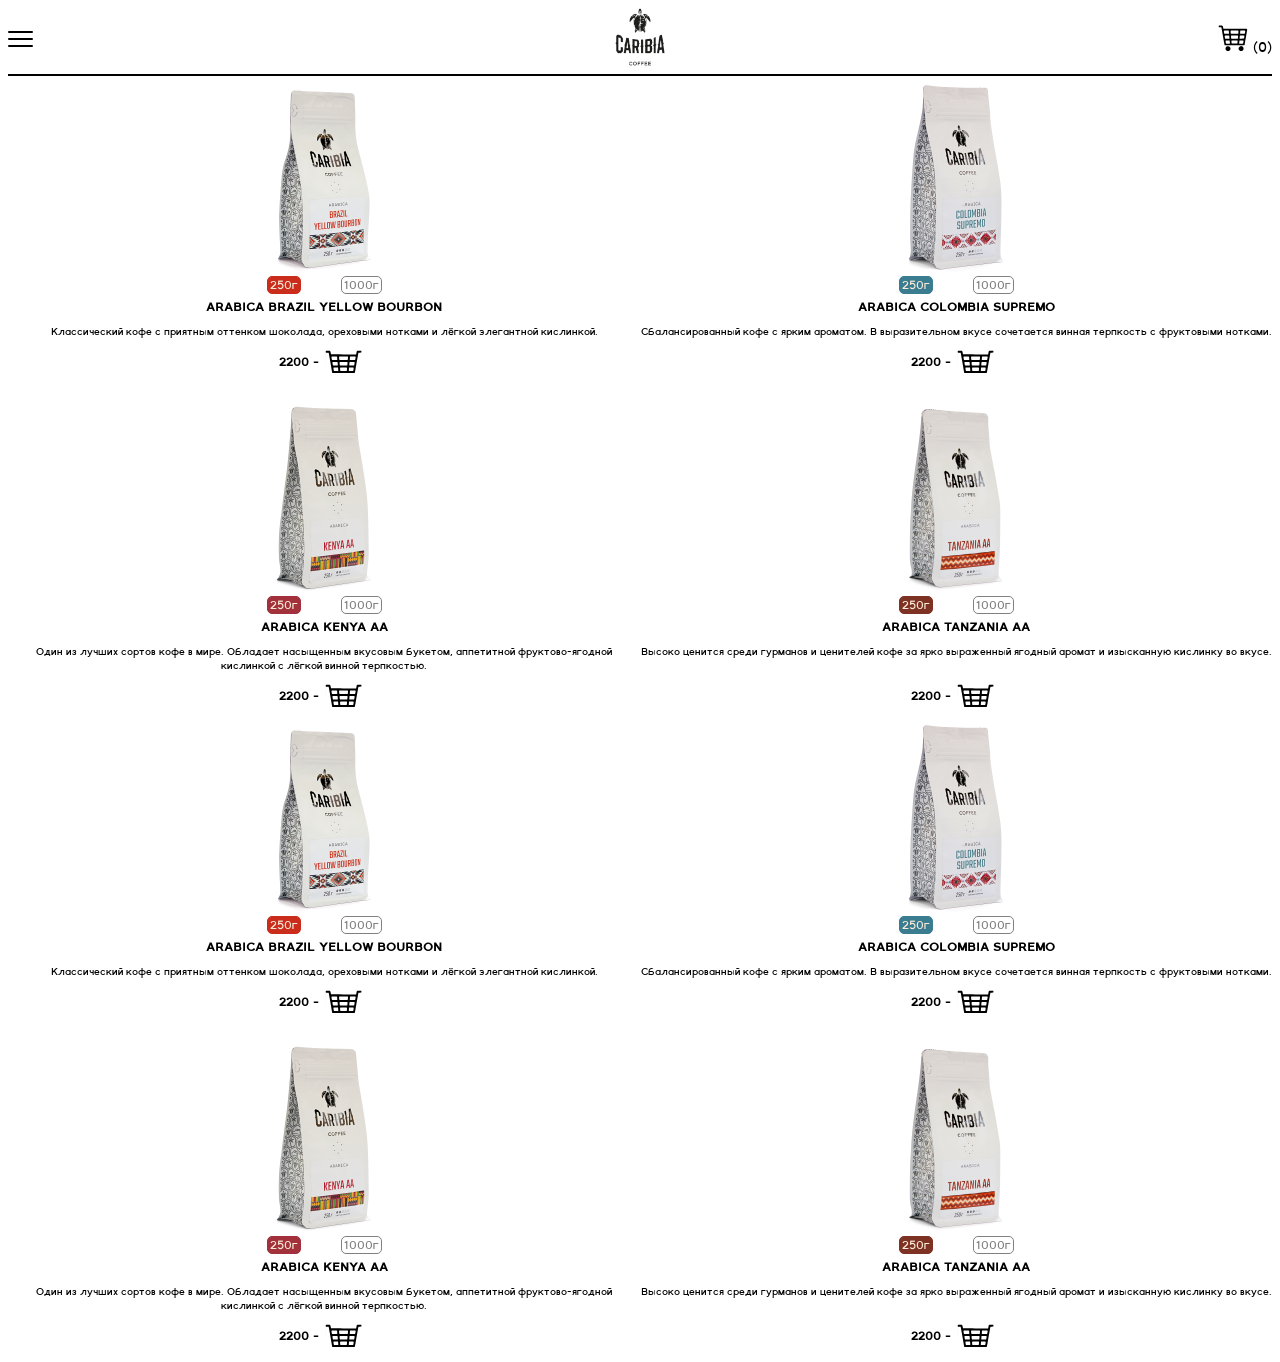
<file: index.html>
<!DOCTYPE html>
<html lang="en">
<head>
    <meta name="viewport" content="width=device-width, initial-scale=1">
    <meta http-equiv="Content-Type" content="text/html; charset=utf-8">

    <meta name="description" content="!!!!!!!!!!!!!!!!!!!!!!!!!!!!!!!!">
    <meta name="Keywords" content="!!!!!!!!!!!!!!!!!!!!!!!!!!!!!!!!!!!">

    <title>Iphone Caribia</title>
    <link rel="stylesheet" href="iphone.css">
    <link rel="stylesheet" href="hamburger.css">
</head>

<header class="header">
    <div class="header-mobile">
        <nav class="navigation" role="navigation">
            <div class="hmmm" id="menuToggle">
                    <label for="userbox"></label>
                    <input id="userbox" type="checkbox"/>
                <span></span>
                <span></span>
                <span></span>
                <ul id="menu">
                    <li>
                        <a href="#">О нас</a>
                    </li>
                    <li>
                        <a href="#">Серии</a>
                    </li>
                    <li>
                        <a href="#">Что-то еще</a>
                    </li>
                    <li>
                        <a href="#">Что-то еще</a>
                    </li>
                </ul>
            </div>
        </nav>


        <div class="logo">
            <div class="logo-container">
                <a href="index.html">
                    <img class="logo-photo" src="logo_text.png" alt="CARIBIA COFFEE">
                </a>
            </div>
        </div>

        <div class="header-container">
            <ul class="ul">
                <li><a>
                    <svg class="cart_wheels" xmlns="http://www.w3.org/2000/svg"
                         width="818.000000pt" height="730.000000pt" viewBox="0 0 818.000000 730.000000"
                         preserveAspectRatio="xMidYMid meet">

                        <g transform="translate(0.000000,730.000000) scale(0.100000,-0.100000)"
                           fill="#000000" stroke="none">
                            <path d="M5 3655 c0 -1991 1 -2804 2 -1807 2 998 2 2627 0 3620 -1 994 -2 178
-2 -1813z"/>
                            <path d="M264 7130 c-12 -4 -31 -21 -43 -36 -19 -25 -21 -38 -21 -183 0 -137
2 -160 20 -188 11 -18 30 -35 42 -38 13 -3 151 -6 308 -7 366 -4 349 6 389
-223 11 -66 149 -847 305 -1735 157 -888 294 -1667 305 -1730 152 -876 203
-1147 224 -1177 47 -69 -193 -63 2718 -63 2614 0 2630 0 2669 20 22 11 47 34
55 50 9 17 35 142 60 278 477 2692 676 3843 673 3893 -7 100 -70 189 -162 231
l-51 23 -3128 5 -3129 5 -17 21 c-10 12 -23 55 -30 95 -67 385 -105 578 -118
603 -43 84 -112 136 -201 155 -63 13 -836 14 -868 1z m2623 -1380 c18 -10 39
-32 47 -47 9 -19 25 -149 46 -381 37 -399 37 -391 -40 -412 -27 -7 -221 -10
-598 -8 -510 3 -560 4 -589 21 -18 9 -39 30 -48 47 -17 32 -115 573 -115 634
0 57 40 119 92 145 42 21 53 21 608 21 543 0 566 -1 597 -20z m2609 1 c100
-45 107 -96 71 -487 -27 -283 -34 -311 -90 -341 -30 -17 -92 -18 -967 -18
-875 0 -937 1 -967 18 -18 9 -40 31 -49 48 -18 36 -67 537 -62 634 4 74 33
119 92 146 39 18 86 19 986 19 900 0 947 -1 986 -19z m1841 0 c51 -24 93 -89
93 -147 0 -61 -98 -602 -115 -634 -9 -17 -30 -38 -48 -47 -29 -17 -79 -18
-593 -21 -608 -3 -627 -2 -651 49 -11 22 -8 86 17 370 20 224 35 355 45 377 8
17 29 41 47 52 32 19 51 20 598 20 532 0 567 -2 607 -19z m-4379 -1320 c50
-10 99 -51 106 -90 6 -34 11 -78 41 -416 27 -302 26 -322 -21 -344 -18 -8
-181 -11 -548 -11 l-523 0 -34 23 c-20 14 -39 37 -46 58 -6 20 -34 166 -62
325 -43 244 -49 295 -40 329 17 66 67 112 137 126 52 10 938 10 990 0z m2365
0 c55 -9 92 -33 125 -81 17 -26 22 -47 22 -99 -1 -102 -46 -586 -58 -607 -6
-10 -22 -30 -37 -44 l-27 -25 -838 0 -838 0 -27 25 c-15 14 -31 33 -36 43 -12
20 -59 511 -59 608 0 52 5 73 23 99 31 47 70 72 119 81 60 9 1572 9 1631 0z
m1774 -14 c48 -26 80 -65 92 -113 9 -34 6 -68 -13 -181 -90 -519 -85 -501
-138 -533 -32 -19 -49 -20 -561 -20 l-529 0 -29 30 c-28 28 -30 34 -25 82 4
29 17 181 31 338 14 157 27 299 30 316 7 40 55 85 102 95 21 4 256 7 523 6
442 -2 488 -4 517 -20z m-3978 -1335 c61 -31 66 -53 100 -440 23 -254 29 -357
21 -372 -27 -51 -21 -50 -513 -50 -501 0 -510 1 -544 58 -26 42 -128 635 -119
685 9 47 64 110 108 124 21 7 197 11 473 12 400 1 443 -1 474 -17z m2137 -1
c42 -19 75 -57 89 -100 11 -37 7 -114 -20 -408 -26 -285 -29 -298 -88 -334
-31 -19 -52 -19 -739 -17 l-706 3 -27 25 c-15 14 -31 33 -36 42 -11 20 -59
533 -59 623 0 80 29 132 90 163 l44 22 706 0 c666 0 707 -1 746 -19z m1584 9
c41 -11 94 -61 109 -103 17 -45 13 -85 -42 -393 -34 -190 -59 -300 -71 -318
-36 -55 -45 -56 -546 -56 l-462 0 -29 30 c-29 28 -30 32 -24 97 65 732 60 703
127 736 29 15 85 17 468 17 255 0 450 -4 470 -10z"/>
                            <path d="M2585 1524 c-142 -30 -300 -128 -390 -242 -98 -123 -146 -266 -146
-431 1 -115 18 -189 70 -296 81 -165 219 -284 401 -347 88 -31 314 -33 400 -5
198 66 333 182 420 362 66 137 84 276 54 423 -20 96 -46 159 -100 243 -152
233 -437 350 -709 293z"/>
                            <path d="M6160 1525 c-256 -55 -458 -244 -526 -495 -22 -80 -24 -253 -5 -330
58 -233 227 -412 466 -496 74 -25 271 -31 355 -10 139 35 272 118 369 231 53
62 126 211 141 290 18 89 14 228 -9 317 -89 345 -444 566 -791 493z"/>
                        </g>
                    </svg>
                    <span>(0)</span>
                </a></li>
            </ul>
        </div>
    </div>

</header>
<body>
<div class="product-grid">

    <div class="product">
        <div class="product-image-wrapper">
            <div class="product-image">
                <img class="product-images" src="images/250/250_Brazil_Left.jpg" alt="Brazil Yellow Bourbon">
            </div>
        </div>
        <div class="weights">
            <div class="brazil_color_picked">
                <label>
                    <input type="radio" id="250_1" name="250"><span>250г</span>
                </label>
            </div>
            <div class="color_default">
                <label>
                    <input type="radio" id="1000_1" name="1000">1000г
                </label>
            </div>
        </div>
        <div class="product-info">
            <h2 class="product-title">ARABICA BRAZIL YELLOW BOURBON</h2>
            <p>Классический кофе с приятным оттенком шоколада, ореховыми нотками и лёгкой элегантной кислинкой.
            </p>
        </div>
        <div class="product-price">
            <div class="price">
                <h1>2200 -</h1>
            </div>
            <div class="add-cart">
                <button class="button-cart" type="button">
                    <svg class="cart" xmlns="http://www.w3.org/2000/svg"
                         width="900.000000pt" height="580.000000pt" viewBox="0 0 900.000000 580.000000"
                         preserveAspectRatio="xMidYMid meet">

                        <g transform="translate(0.000000,580.000000) scale(0.100000,-0.100000)"
                           fill="#000000" stroke="none">
                            <path d="M5 2920 c0 -1570 1 -2213 2 -1427 2 785 2 2069 0 2855 -1 785 -2 142
-2 -1428z"/>
                            <path d="M206 5580 c-26 -31 -26 -33 -26 -195 0 -161 0 -164 25 -194 l26 -30
297 -3 c323 -3 330 -4 367 -61 9 -14 118 -609 276 -1503 587 -3332 576 -3271
598 -3303 47 -66 -173 -61 2724 -61 2476 0 2624 1 2656 18 19 9 43 29 54 44
24 32 11 -33 203 1053 85 484 184 1044 219 1245 124 698 386 2186 411 2329 27
156 40 192 81 218 24 16 60 18 318 21 205 2 297 6 314 15 41 20 51 64 51 212
0 146 -11 194 -49 215 -15 7 -154 10 -474 8 l-452 -3 -47 -27 c-58 -35 -104
-89 -123 -148 -8 -25 -37 -175 -65 -335 -54 -307 -62 -340 -91 -355 -11 -6
-1116 -10 -3016 -10 -2963 0 -2999 0 -3020 20 -25 22 -19 -3 -84 365 -28 160
-58 308 -68 330 -25 56 -65 101 -120 133 l-46 27 -456 3 -457 3 -26 -31z
m2648 -1345 c37 -18 62 -55 70 -105 10 -58 56 -589 56 -646 0 -66 -20 -90 -82
-99 -24 -3 -291 -5 -593 -3 -603 3 -580 1 -621 62 -18 28 -116 556 -116 631
-1 78 32 129 102 159 53 23 1136 23 1184 1z m2609 1 c44 -18 95 -78 103 -121
10 -54 -44 -622 -63 -662 -34 -72 29 -68 -1018 -68 -882 0 -943 1 -968 18 -56
36 -59 49 -89 376 -31 327 -30 350 14 406 12 15 40 36 62 46 39 18 88 19 984
19 769 0 949 -2 975 -14z m1843 -5 c70 -32 111 -105 100 -181 -21 -148 -101
-571 -113 -598 -33 -69 -12 -67 -665 -67 l-586 0 -26 24 c-33 31 -33 24 4 428
32 351 34 357 93 393 31 19 54 20 592 20 524 0 563 -2 601 -19z m-4327 -1335
c57 -30 61 -45 92 -380 37 -400 37 -418 2 -446 -26 -20 -31 -20 -564 -18
l-538 3 -29 28 c-36 35 -38 42 -98 383 -31 180 -45 283 -40 307 9 48 44 96 86
118 32 18 68 19 548 19 428 0 518 -2 541 -14z m2386 -9 c47 -26 85 -92 85
-148 0 -68 -50 -588 -59 -611 -5 -13 -21 -34 -36 -48 l-27 -25 -831 -3 c-821
-2 -832 -2 -865 18 -18 11 -39 35 -46 53 -21 50 -69 618 -57 665 10 36 54 87
96 110 14 8 268 11 860 12 l840 0 40 -23z m1709 9 c51 -21 89 -78 93 -139 5
-57 -86 -592 -108 -640 -7 -15 -27 -36 -44 -47 -31 -19 -52 -20 -564 -20
l-532 0 -24 25 c-15 14 -25 36 -25 53 0 16 13 178 30 361 32 353 36 371 89
404 23 15 82 16 539 17 416 0 519 -3 546 -14z m-3985 -1334 c69 -34 70 -38
102 -388 37 -409 37 -426 2 -454 -26 -20 -32 -21 -504 -18 l-477 3 -27 25
c-15 14 -31 32 -35 41 -13 24 -110 584 -110 635 0 78 47 142 119 164 14 5 222
9 461 9 395 1 438 -1 469 -17z m2116 7 c53 -15 111 -74 121 -123 10 -56 -43
-642 -62 -678 -8 -16 -29 -38 -47 -48 -31 -19 -55 -20 -727 -20 -656 0 -697 1
-730 18 -59 32 -65 57 -95 399 -27 311 -27 311 -7 355 23 52 48 75 99 94 50
17 1384 20 1448 3z m1610 0 c51 -14 100 -65 114 -117 10 -34 8 -64 -9 -164
-58 -343 -92 -511 -107 -535 -34 -52 -45 -53 -548 -53 l-466 0 -24 25 c-16 15
-25 36 -25 55 0 17 14 182 30 366 34 383 39 401 117 424 43 13 870 12 918 -1z"/>
                        </g>
                    </svg>
                </button>
            </div>
        </div>
    </div>

    <div class="product">
        <div class="product-image-wrapper">
            <div class="product-image">
                <img class="product-images" src="images/250/250_ColombiaSupremo_Left.jpg"
                     alt="Brazil Yellow Bourbon">
            </div>
        </div>
        <div class="weights">
            <div class="colombia_supremo_color_picked">
                <label>
                    <input type="radio" id="250_2" name="250"><span>250г</span>
                </label>
            </div>
            <div class="color_default">
                <label>
                    <input type="radio" id="1000_2" name="1000">1000г
                </label>
            </div>
        </div>
        <div class="product-info">
            <h2 class="product-title">ARABICA COLOMBIA SUPREMO</h2>
            <p>Сбалансированный кофе с ярким ароматом. В выразительном вкусе сочетается винная терпкость с фруктовыми
                нотками.
            </p>
        </div>
        <div class="product-price">
            <div class="price">
                <h1>2200 -</h1>
            </div>
            <div class="add-cart">
                <button class="button-cart" type="button">
                    <svg class="cart" xmlns="http://www.w3.org/2000/svg"
                         width="900.000000pt" height="580.000000pt" viewBox="0 0 900.000000 580.000000"
                         preserveAspectRatio="xMidYMid meet">

                        <g transform="translate(0.000000,580.000000) scale(0.100000,-0.100000)"
                           fill="#000000" stroke="none">
                            <path d="M5 2920 c0 -1570 1 -2213 2 -1427 2 785 2 2069 0 2855 -1 785 -2 142
-2 -1428z"/>
                            <path d="M206 5580 c-26 -31 -26 -33 -26 -195 0 -161 0 -164 25 -194 l26 -30
297 -3 c323 -3 330 -4 367 -61 9 -14 118 -609 276 -1503 587 -3332 576 -3271
598 -3303 47 -66 -173 -61 2724 -61 2476 0 2624 1 2656 18 19 9 43 29 54 44
24 32 11 -33 203 1053 85 484 184 1044 219 1245 124 698 386 2186 411 2329 27
156 40 192 81 218 24 16 60 18 318 21 205 2 297 6 314 15 41 20 51 64 51 212
0 146 -11 194 -49 215 -15 7 -154 10 -474 8 l-452 -3 -47 -27 c-58 -35 -104
-89 -123 -148 -8 -25 -37 -175 -65 -335 -54 -307 -62 -340 -91 -355 -11 -6
-1116 -10 -3016 -10 -2963 0 -2999 0 -3020 20 -25 22 -19 -3 -84 365 -28 160
-58 308 -68 330 -25 56 -65 101 -120 133 l-46 27 -456 3 -457 3 -26 -31z
m2648 -1345 c37 -18 62 -55 70 -105 10 -58 56 -589 56 -646 0 -66 -20 -90 -82
-99 -24 -3 -291 -5 -593 -3 -603 3 -580 1 -621 62 -18 28 -116 556 -116 631
-1 78 32 129 102 159 53 23 1136 23 1184 1z m2609 1 c44 -18 95 -78 103 -121
10 -54 -44 -622 -63 -662 -34 -72 29 -68 -1018 -68 -882 0 -943 1 -968 18 -56
36 -59 49 -89 376 -31 327 -30 350 14 406 12 15 40 36 62 46 39 18 88 19 984
19 769 0 949 -2 975 -14z m1843 -5 c70 -32 111 -105 100 -181 -21 -148 -101
-571 -113 -598 -33 -69 -12 -67 -665 -67 l-586 0 -26 24 c-33 31 -33 24 4 428
32 351 34 357 93 393 31 19 54 20 592 20 524 0 563 -2 601 -19z m-4327 -1335
c57 -30 61 -45 92 -380 37 -400 37 -418 2 -446 -26 -20 -31 -20 -564 -18
l-538 3 -29 28 c-36 35 -38 42 -98 383 -31 180 -45 283 -40 307 9 48 44 96 86
118 32 18 68 19 548 19 428 0 518 -2 541 -14z m2386 -9 c47 -26 85 -92 85
-148 0 -68 -50 -588 -59 -611 -5 -13 -21 -34 -36 -48 l-27 -25 -831 -3 c-821
-2 -832 -2 -865 18 -18 11 -39 35 -46 53 -21 50 -69 618 -57 665 10 36 54 87
96 110 14 8 268 11 860 12 l840 0 40 -23z m1709 9 c51 -21 89 -78 93 -139 5
-57 -86 -592 -108 -640 -7 -15 -27 -36 -44 -47 -31 -19 -52 -20 -564 -20
l-532 0 -24 25 c-15 14 -25 36 -25 53 0 16 13 178 30 361 32 353 36 371 89
404 23 15 82 16 539 17 416 0 519 -3 546 -14z m-3985 -1334 c69 -34 70 -38
102 -388 37 -409 37 -426 2 -454 -26 -20 -32 -21 -504 -18 l-477 3 -27 25
c-15 14 -31 32 -35 41 -13 24 -110 584 -110 635 0 78 47 142 119 164 14 5 222
9 461 9 395 1 438 -1 469 -17z m2116 7 c53 -15 111 -74 121 -123 10 -56 -43
-642 -62 -678 -8 -16 -29 -38 -47 -48 -31 -19 -55 -20 -727 -20 -656 0 -697 1
-730 18 -59 32 -65 57 -95 399 -27 311 -27 311 -7 355 23 52 48 75 99 94 50
17 1384 20 1448 3z m1610 0 c51 -14 100 -65 114 -117 10 -34 8 -64 -9 -164
-58 -343 -92 -511 -107 -535 -34 -52 -45 -53 -548 -53 l-466 0 -24 25 c-16 15
-25 36 -25 55 0 17 14 182 30 366 34 383 39 401 117 424 43 13 870 12 918 -1z"/>
                        </g>
                    </svg>
                </button>
            </div>
        </div>
    </div>

    <div class="product">
        <div class="product-image-wrapper">
            <div class="product-image">
                <img class="product-images" src="images/250/250_Kenya_Left.jpg" alt="Brazil Yellow Bourbon">
            </div>
        </div>
        <div class="weights">
            <div class="kenya_color_picked">
                <label>
                    <input type="radio" id="250_3" name="250"><span>250г</span>
                </label>
            </div>
            <div class="color_default">
                <label>
                    <input type="radio" id="1000_3" name="1000">1000г
                </label>
            </div>
        </div>
        <div class="product-info">
            <h2 class="product-title">ARABICA KENYA AA</h2>
            <p>Один из лучших сортов кофе в мире. Обладает насыщенным вкусовым букетом, аппетитной фруктово-ягодной
                кислинкой с лёгкой винной терпкостью.</p>
        </div>
        <div class="product-price">
            <div class="price">
                <h1>2200 -</h1>
            </div>
            <div class="add-cart">
                <button class="button-cart" type="button">
                    <svg class="cart" xmlns="http://www.w3.org/2000/svg"
                         width="900.000000pt" height="580.000000pt" viewBox="0 0 900.000000 580.000000"
                         preserveAspectRatio="xMidYMid meet">

                        <g transform="translate(0.000000,580.000000) scale(0.100000,-0.100000)"
                           fill="#000000" stroke="none">
                            <path d="M5 2920 c0 -1570 1 -2213 2 -1427 2 785 2 2069 0 2855 -1 785 -2 142
-2 -1428z"/>
                            <path d="M206 5580 c-26 -31 -26 -33 -26 -195 0 -161 0 -164 25 -194 l26 -30
297 -3 c323 -3 330 -4 367 -61 9 -14 118 -609 276 -1503 587 -3332 576 -3271
598 -3303 47 -66 -173 -61 2724 -61 2476 0 2624 1 2656 18 19 9 43 29 54 44
24 32 11 -33 203 1053 85 484 184 1044 219 1245 124 698 386 2186 411 2329 27
156 40 192 81 218 24 16 60 18 318 21 205 2 297 6 314 15 41 20 51 64 51 212
0 146 -11 194 -49 215 -15 7 -154 10 -474 8 l-452 -3 -47 -27 c-58 -35 -104
-89 -123 -148 -8 -25 -37 -175 -65 -335 -54 -307 -62 -340 -91 -355 -11 -6
-1116 -10 -3016 -10 -2963 0 -2999 0 -3020 20 -25 22 -19 -3 -84 365 -28 160
-58 308 -68 330 -25 56 -65 101 -120 133 l-46 27 -456 3 -457 3 -26 -31z
m2648 -1345 c37 -18 62 -55 70 -105 10 -58 56 -589 56 -646 0 -66 -20 -90 -82
-99 -24 -3 -291 -5 -593 -3 -603 3 -580 1 -621 62 -18 28 -116 556 -116 631
-1 78 32 129 102 159 53 23 1136 23 1184 1z m2609 1 c44 -18 95 -78 103 -121
10 -54 -44 -622 -63 -662 -34 -72 29 -68 -1018 -68 -882 0 -943 1 -968 18 -56
36 -59 49 -89 376 -31 327 -30 350 14 406 12 15 40 36 62 46 39 18 88 19 984
19 769 0 949 -2 975 -14z m1843 -5 c70 -32 111 -105 100 -181 -21 -148 -101
-571 -113 -598 -33 -69 -12 -67 -665 -67 l-586 0 -26 24 c-33 31 -33 24 4 428
32 351 34 357 93 393 31 19 54 20 592 20 524 0 563 -2 601 -19z m-4327 -1335
c57 -30 61 -45 92 -380 37 -400 37 -418 2 -446 -26 -20 -31 -20 -564 -18
l-538 3 -29 28 c-36 35 -38 42 -98 383 -31 180 -45 283 -40 307 9 48 44 96 86
118 32 18 68 19 548 19 428 0 518 -2 541 -14z m2386 -9 c47 -26 85 -92 85
-148 0 -68 -50 -588 -59 -611 -5 -13 -21 -34 -36 -48 l-27 -25 -831 -3 c-821
-2 -832 -2 -865 18 -18 11 -39 35 -46 53 -21 50 -69 618 -57 665 10 36 54 87
96 110 14 8 268 11 860 12 l840 0 40 -23z m1709 9 c51 -21 89 -78 93 -139 5
-57 -86 -592 -108 -640 -7 -15 -27 -36 -44 -47 -31 -19 -52 -20 -564 -20
l-532 0 -24 25 c-15 14 -25 36 -25 53 0 16 13 178 30 361 32 353 36 371 89
404 23 15 82 16 539 17 416 0 519 -3 546 -14z m-3985 -1334 c69 -34 70 -38
102 -388 37 -409 37 -426 2 -454 -26 -20 -32 -21 -504 -18 l-477 3 -27 25
c-15 14 -31 32 -35 41 -13 24 -110 584 -110 635 0 78 47 142 119 164 14 5 222
9 461 9 395 1 438 -1 469 -17z m2116 7 c53 -15 111 -74 121 -123 10 -56 -43
-642 -62 -678 -8 -16 -29 -38 -47 -48 -31 -19 -55 -20 -727 -20 -656 0 -697 1
-730 18 -59 32 -65 57 -95 399 -27 311 -27 311 -7 355 23 52 48 75 99 94 50
17 1384 20 1448 3z m1610 0 c51 -14 100 -65 114 -117 10 -34 8 -64 -9 -164
-58 -343 -92 -511 -107 -535 -34 -52 -45 -53 -548 -53 l-466 0 -24 25 c-16 15
-25 36 -25 55 0 17 14 182 30 366 34 383 39 401 117 424 43 13 870 12 918 -1z"/>
                        </g>
                    </svg>
                </button>
            </div>
        </div>
    </div>

    <div class="product">
        <div class="product-image-wrapper">
            <div class="product-image">
                <img class="product-images" src="images/250/250_Tanzania_Left.jpg" alt="Brazil Yellow Bourbon">
            </div>
        </div>
        <div class="weights">
            <div class="tanzania_color_picked">
                <label>
                    <input type="radio" id="250_4" name="250"><span>250г</span>
                </label>
            </div>
            <div class="color_default">
                <label>
                    <input type="radio" id="1000_4" name="1000">1000г
                </label>
            </div>
        </div>
        <div class="product-info">
            <h2 class="product-title">ARABICA TANZANIA AA</h2>
            <p>Высоко ценится среди гурманов и ценителей кофе за ярко выраженный ягодный аромат и изысканную кислинку во
                вкусе.
                &nbsp;&nbsp;&nbsp;&nbsp;&nbsp;&nbsp;&nbsp;&nbsp;&nbsp;&nbsp;&nbsp;&nbsp;&nbsp;&nbsp;&nbsp;&nbsp;&nbsp;&nbsp;&nbsp;&nbsp;&nbsp;&nbsp;&nbsp;&nbsp;&nbsp;&nbsp;&nbsp;&nbsp;&nbsp;&nbsp;&nbsp;&nbsp;&nbsp;&nbsp;&nbsp;
                &nbsp;&nbsp;&nbsp;&nbsp;&nbsp;&nbsp;&nbsp;&nbsp;&nbsp;&nbsp;&nbsp;&nbsp;
            </p>
        </div>
        <div class="product-price">
            <div class="price">
                <h1>2200 -</h1>
            </div>
            <div class="add-cart">
                <button class="button-cart" type="button">
                    <svg class="cart" xmlns="http://www.w3.org/2000/svg"
                         width="900.000000pt" height="580.000000pt" viewBox="0 0 900.000000 580.000000"
                         preserveAspectRatio="xMidYMid meet">

                        <g transform="translate(0.000000,580.000000) scale(0.100000,-0.100000)"
                           fill="#000000" stroke="none">
                            <path d="M5 2920 c0 -1570 1 -2213 2 -1427 2 785 2 2069 0 2855 -1 785 -2 142
-2 -1428z"/>
                            <path d="M206 5580 c-26 -31 -26 -33 -26 -195 0 -161 0 -164 25 -194 l26 -30
297 -3 c323 -3 330 -4 367 -61 9 -14 118 -609 276 -1503 587 -3332 576 -3271
598 -3303 47 -66 -173 -61 2724 -61 2476 0 2624 1 2656 18 19 9 43 29 54 44
24 32 11 -33 203 1053 85 484 184 1044 219 1245 124 698 386 2186 411 2329 27
156 40 192 81 218 24 16 60 18 318 21 205 2 297 6 314 15 41 20 51 64 51 212
0 146 -11 194 -49 215 -15 7 -154 10 -474 8 l-452 -3 -47 -27 c-58 -35 -104
-89 -123 -148 -8 -25 -37 -175 -65 -335 -54 -307 -62 -340 -91 -355 -11 -6
-1116 -10 -3016 -10 -2963 0 -2999 0 -3020 20 -25 22 -19 -3 -84 365 -28 160
-58 308 -68 330 -25 56 -65 101 -120 133 l-46 27 -456 3 -457 3 -26 -31z
m2648 -1345 c37 -18 62 -55 70 -105 10 -58 56 -589 56 -646 0 -66 -20 -90 -82
-99 -24 -3 -291 -5 -593 -3 -603 3 -580 1 -621 62 -18 28 -116 556 -116 631
-1 78 32 129 102 159 53 23 1136 23 1184 1z m2609 1 c44 -18 95 -78 103 -121
10 -54 -44 -622 -63 -662 -34 -72 29 -68 -1018 -68 -882 0 -943 1 -968 18 -56
36 -59 49 -89 376 -31 327 -30 350 14 406 12 15 40 36 62 46 39 18 88 19 984
19 769 0 949 -2 975 -14z m1843 -5 c70 -32 111 -105 100 -181 -21 -148 -101
-571 -113 -598 -33 -69 -12 -67 -665 -67 l-586 0 -26 24 c-33 31 -33 24 4 428
32 351 34 357 93 393 31 19 54 20 592 20 524 0 563 -2 601 -19z m-4327 -1335
c57 -30 61 -45 92 -380 37 -400 37 -418 2 -446 -26 -20 -31 -20 -564 -18
l-538 3 -29 28 c-36 35 -38 42 -98 383 -31 180 -45 283 -40 307 9 48 44 96 86
118 32 18 68 19 548 19 428 0 518 -2 541 -14z m2386 -9 c47 -26 85 -92 85
-148 0 -68 -50 -588 -59 -611 -5 -13 -21 -34 -36 -48 l-27 -25 -831 -3 c-821
-2 -832 -2 -865 18 -18 11 -39 35 -46 53 -21 50 -69 618 -57 665 10 36 54 87
96 110 14 8 268 11 860 12 l840 0 40 -23z m1709 9 c51 -21 89 -78 93 -139 5
-57 -86 -592 -108 -640 -7 -15 -27 -36 -44 -47 -31 -19 -52 -20 -564 -20
l-532 0 -24 25 c-15 14 -25 36 -25 53 0 16 13 178 30 361 32 353 36 371 89
404 23 15 82 16 539 17 416 0 519 -3 546 -14z m-3985 -1334 c69 -34 70 -38
102 -388 37 -409 37 -426 2 -454 -26 -20 -32 -21 -504 -18 l-477 3 -27 25
c-15 14 -31 32 -35 41 -13 24 -110 584 -110 635 0 78 47 142 119 164 14 5 222
9 461 9 395 1 438 -1 469 -17z m2116 7 c53 -15 111 -74 121 -123 10 -56 -43
-642 -62 -678 -8 -16 -29 -38 -47 -48 -31 -19 -55 -20 -727 -20 -656 0 -697 1
-730 18 -59 32 -65 57 -95 399 -27 311 -27 311 -7 355 23 52 48 75 99 94 50
17 1384 20 1448 3z m1610 0 c51 -14 100 -65 114 -117 10 -34 8 -64 -9 -164
-58 -343 -92 -511 -107 -535 -34 -52 -45 -53 -548 -53 l-466 0 -24 25 c-16 15
-25 36 -25 55 0 17 14 182 30 366 34 383 39 401 117 424 43 13 870 12 918 -1z"/>
                        </g>
                    </svg>
                </button>
            </div>
        </div>
    </div>

    <div class="product">
        <div class="product-image-wrapper">
            <div class="product-image">
                <img class="product-images" src="images/250/250_Brazil_Left.jpg" alt="Brazil Yellow Bourbon">
            </div>
        </div>
        <div class="weights">
            <div class="brazil_color_picked">
                <label>
                    <input type="radio" id="250_5" name="250"><span>250г</span>
                </label>
            </div>
            <div class="color_default">
                <label>
                    <input type="radio" id="1000_5" name="1000">1000г
                </label>
            </div>
        </div>
        <div class="product-info">
            <h2 class="product-title">ARABICA BRAZIL YELLOW BOURBON</h2>
            <p>Классический кофе с приятным оттенком шоколада, ореховыми нотками и лёгкой элегантной кислинкой.
            </p>
        </div>
        <div class="product-price">
            <div class="price">
                <h1>2200 -</h1>
            </div>
            <div class="add-cart">
                <button class="button-cart" type="button">
                    <svg class="cart" xmlns="http://www.w3.org/2000/svg"
                         width="900.000000pt" height="580.000000pt" viewBox="0 0 900.000000 580.000000"
                         preserveAspectRatio="xMidYMid meet">

                        <g transform="translate(0.000000,580.000000) scale(0.100000,-0.100000)"
                           fill="#000000" stroke="none">
                            <path d="M5 2920 c0 -1570 1 -2213 2 -1427 2 785 2 2069 0 2855 -1 785 -2 142
-2 -1428z"/>
                            <path d="M206 5580 c-26 -31 -26 -33 -26 -195 0 -161 0 -164 25 -194 l26 -30
297 -3 c323 -3 330 -4 367 -61 9 -14 118 -609 276 -1503 587 -3332 576 -3271
598 -3303 47 -66 -173 -61 2724 -61 2476 0 2624 1 2656 18 19 9 43 29 54 44
24 32 11 -33 203 1053 85 484 184 1044 219 1245 124 698 386 2186 411 2329 27
156 40 192 81 218 24 16 60 18 318 21 205 2 297 6 314 15 41 20 51 64 51 212
0 146 -11 194 -49 215 -15 7 -154 10 -474 8 l-452 -3 -47 -27 c-58 -35 -104
-89 -123 -148 -8 -25 -37 -175 -65 -335 -54 -307 -62 -340 -91 -355 -11 -6
-1116 -10 -3016 -10 -2963 0 -2999 0 -3020 20 -25 22 -19 -3 -84 365 -28 160
-58 308 -68 330 -25 56 -65 101 -120 133 l-46 27 -456 3 -457 3 -26 -31z
m2648 -1345 c37 -18 62 -55 70 -105 10 -58 56 -589 56 -646 0 -66 -20 -90 -82
-99 -24 -3 -291 -5 -593 -3 -603 3 -580 1 -621 62 -18 28 -116 556 -116 631
-1 78 32 129 102 159 53 23 1136 23 1184 1z m2609 1 c44 -18 95 -78 103 -121
10 -54 -44 -622 -63 -662 -34 -72 29 -68 -1018 -68 -882 0 -943 1 -968 18 -56
36 -59 49 -89 376 -31 327 -30 350 14 406 12 15 40 36 62 46 39 18 88 19 984
19 769 0 949 -2 975 -14z m1843 -5 c70 -32 111 -105 100 -181 -21 -148 -101
-571 -113 -598 -33 -69 -12 -67 -665 -67 l-586 0 -26 24 c-33 31 -33 24 4 428
32 351 34 357 93 393 31 19 54 20 592 20 524 0 563 -2 601 -19z m-4327 -1335
c57 -30 61 -45 92 -380 37 -400 37 -418 2 -446 -26 -20 -31 -20 -564 -18
l-538 3 -29 28 c-36 35 -38 42 -98 383 -31 180 -45 283 -40 307 9 48 44 96 86
118 32 18 68 19 548 19 428 0 518 -2 541 -14z m2386 -9 c47 -26 85 -92 85
-148 0 -68 -50 -588 -59 -611 -5 -13 -21 -34 -36 -48 l-27 -25 -831 -3 c-821
-2 -832 -2 -865 18 -18 11 -39 35 -46 53 -21 50 -69 618 -57 665 10 36 54 87
96 110 14 8 268 11 860 12 l840 0 40 -23z m1709 9 c51 -21 89 -78 93 -139 5
-57 -86 -592 -108 -640 -7 -15 -27 -36 -44 -47 -31 -19 -52 -20 -564 -20
l-532 0 -24 25 c-15 14 -25 36 -25 53 0 16 13 178 30 361 32 353 36 371 89
404 23 15 82 16 539 17 416 0 519 -3 546 -14z m-3985 -1334 c69 -34 70 -38
102 -388 37 -409 37 -426 2 -454 -26 -20 -32 -21 -504 -18 l-477 3 -27 25
c-15 14 -31 32 -35 41 -13 24 -110 584 -110 635 0 78 47 142 119 164 14 5 222
9 461 9 395 1 438 -1 469 -17z m2116 7 c53 -15 111 -74 121 -123 10 -56 -43
-642 -62 -678 -8 -16 -29 -38 -47 -48 -31 -19 -55 -20 -727 -20 -656 0 -697 1
-730 18 -59 32 -65 57 -95 399 -27 311 -27 311 -7 355 23 52 48 75 99 94 50
17 1384 20 1448 3z m1610 0 c51 -14 100 -65 114 -117 10 -34 8 -64 -9 -164
-58 -343 -92 -511 -107 -535 -34 -52 -45 -53 -548 -53 l-466 0 -24 25 c-16 15
-25 36 -25 55 0 17 14 182 30 366 34 383 39 401 117 424 43 13 870 12 918 -1z"/>
                        </g>
                    </svg>
                </button>
            </div>
        </div>
    </div>

    <div class="product">
        <div class="product-image-wrapper">
            <div class="product-image">
                <img class="product-images" src="images/250/250_ColombiaSupremo_Left.jpg"
                     alt="Brazil Yellow Bourbon">
            </div>
        </div>
        <div class="weights">
            <div class="colombia_supremo_color_picked">
                <label>
                    <input type="radio" id="250_6" name="250"><span>250г</span>
                </label>
            </div>
            <div class="color_default">
                <label>
                    <input type="radio" id="1000_6" name="1000">1000г
                </label>
            </div>
        </div>
        <div class="product-info">
            <h2 class="product-title">ARABICA COLOMBIA SUPREMO</h2>
            <p>Сбалансированный кофе с ярким ароматом. В выразительном вкусе сочетается винная терпкость с фруктовыми
                нотками.
            </p>
        </div>
        <div class="product-price">
            <div class="price">
                <h1>2200 -</h1>
            </div>
            <div class="add-cart">
                <button class="button-cart" type="button">
                    <svg class="cart" xmlns="http://www.w3.org/2000/svg"
                         width="900.000000pt" height="580.000000pt" viewBox="0 0 900.000000 580.000000"
                         preserveAspectRatio="xMidYMid meet">

                        <g transform="translate(0.000000,580.000000) scale(0.100000,-0.100000)"
                           fill="#000000" stroke="none">
                            <path d="M5 2920 c0 -1570 1 -2213 2 -1427 2 785 2 2069 0 2855 -1 785 -2 142
-2 -1428z"/>
                            <path d="M206 5580 c-26 -31 -26 -33 -26 -195 0 -161 0 -164 25 -194 l26 -30
297 -3 c323 -3 330 -4 367 -61 9 -14 118 -609 276 -1503 587 -3332 576 -3271
598 -3303 47 -66 -173 -61 2724 -61 2476 0 2624 1 2656 18 19 9 43 29 54 44
24 32 11 -33 203 1053 85 484 184 1044 219 1245 124 698 386 2186 411 2329 27
156 40 192 81 218 24 16 60 18 318 21 205 2 297 6 314 15 41 20 51 64 51 212
0 146 -11 194 -49 215 -15 7 -154 10 -474 8 l-452 -3 -47 -27 c-58 -35 -104
-89 -123 -148 -8 -25 -37 -175 -65 -335 -54 -307 -62 -340 -91 -355 -11 -6
-1116 -10 -3016 -10 -2963 0 -2999 0 -3020 20 -25 22 -19 -3 -84 365 -28 160
-58 308 -68 330 -25 56 -65 101 -120 133 l-46 27 -456 3 -457 3 -26 -31z
m2648 -1345 c37 -18 62 -55 70 -105 10 -58 56 -589 56 -646 0 -66 -20 -90 -82
-99 -24 -3 -291 -5 -593 -3 -603 3 -580 1 -621 62 -18 28 -116 556 -116 631
-1 78 32 129 102 159 53 23 1136 23 1184 1z m2609 1 c44 -18 95 -78 103 -121
10 -54 -44 -622 -63 -662 -34 -72 29 -68 -1018 -68 -882 0 -943 1 -968 18 -56
36 -59 49 -89 376 -31 327 -30 350 14 406 12 15 40 36 62 46 39 18 88 19 984
19 769 0 949 -2 975 -14z m1843 -5 c70 -32 111 -105 100 -181 -21 -148 -101
-571 -113 -598 -33 -69 -12 -67 -665 -67 l-586 0 -26 24 c-33 31 -33 24 4 428
32 351 34 357 93 393 31 19 54 20 592 20 524 0 563 -2 601 -19z m-4327 -1335
c57 -30 61 -45 92 -380 37 -400 37 -418 2 -446 -26 -20 -31 -20 -564 -18
l-538 3 -29 28 c-36 35 -38 42 -98 383 -31 180 -45 283 -40 307 9 48 44 96 86
118 32 18 68 19 548 19 428 0 518 -2 541 -14z m2386 -9 c47 -26 85 -92 85
-148 0 -68 -50 -588 -59 -611 -5 -13 -21 -34 -36 -48 l-27 -25 -831 -3 c-821
-2 -832 -2 -865 18 -18 11 -39 35 -46 53 -21 50 -69 618 -57 665 10 36 54 87
96 110 14 8 268 11 860 12 l840 0 40 -23z m1709 9 c51 -21 89 -78 93 -139 5
-57 -86 -592 -108 -640 -7 -15 -27 -36 -44 -47 -31 -19 -52 -20 -564 -20
l-532 0 -24 25 c-15 14 -25 36 -25 53 0 16 13 178 30 361 32 353 36 371 89
404 23 15 82 16 539 17 416 0 519 -3 546 -14z m-3985 -1334 c69 -34 70 -38
102 -388 37 -409 37 -426 2 -454 -26 -20 -32 -21 -504 -18 l-477 3 -27 25
c-15 14 -31 32 -35 41 -13 24 -110 584 -110 635 0 78 47 142 119 164 14 5 222
9 461 9 395 1 438 -1 469 -17z m2116 7 c53 -15 111 -74 121 -123 10 -56 -43
-642 -62 -678 -8 -16 -29 -38 -47 -48 -31 -19 -55 -20 -727 -20 -656 0 -697 1
-730 18 -59 32 -65 57 -95 399 -27 311 -27 311 -7 355 23 52 48 75 99 94 50
17 1384 20 1448 3z m1610 0 c51 -14 100 -65 114 -117 10 -34 8 -64 -9 -164
-58 -343 -92 -511 -107 -535 -34 -52 -45 -53 -548 -53 l-466 0 -24 25 c-16 15
-25 36 -25 55 0 17 14 182 30 366 34 383 39 401 117 424 43 13 870 12 918 -1z"/>
                        </g>
                    </svg>
                </button>
            </div>
        </div>
    </div>

    <div class="product">
        <div class="product-image-wrapper">
            <div class="product-image">
                <img class="product-images" src="images/250/250_Kenya_Left.jpg" alt="Brazil Yellow Bourbon">
            </div>
        </div>
        <div class="weights">
            <div class="kenya_color_picked">
                <label>
                    <input type="radio" id="250_7" name="250"><span>250г</span>
                </label>
            </div>
            <div class="color_default">
                <label>
                    <input type="radio" id="1000_7" name="1000">1000г
                </label>
            </div>
        </div>
        <div class="product-info">
            <h2 class="product-title">ARABICA KENYA AA</h2>
            <p>Один из лучших сортов кофе в мире. Обладает насыщенным вкусовым букетом, аппетитной фруктово-ягодной
                кислинкой с лёгкой винной терпкостью.</p>
        </div>
        <div class="product-price">
            <div class="price">
                <h1>2200 -</h1>
            </div>
            <div class="add-cart">
                <button class="button-cart" type="button">
                    <svg class="cart" xmlns="http://www.w3.org/2000/svg"
                         width="900.000000pt" height="580.000000pt" viewBox="0 0 900.000000 580.000000"
                         preserveAspectRatio="xMidYMid meet">

                        <g transform="translate(0.000000,580.000000) scale(0.100000,-0.100000)"
                           fill="#000000" stroke="none">
                            <path d="M5 2920 c0 -1570 1 -2213 2 -1427 2 785 2 2069 0 2855 -1 785 -2 142
-2 -1428z"/>
                            <path d="M206 5580 c-26 -31 -26 -33 -26 -195 0 -161 0 -164 25 -194 l26 -30
297 -3 c323 -3 330 -4 367 -61 9 -14 118 -609 276 -1503 587 -3332 576 -3271
598 -3303 47 -66 -173 -61 2724 -61 2476 0 2624 1 2656 18 19 9 43 29 54 44
24 32 11 -33 203 1053 85 484 184 1044 219 1245 124 698 386 2186 411 2329 27
156 40 192 81 218 24 16 60 18 318 21 205 2 297 6 314 15 41 20 51 64 51 212
0 146 -11 194 -49 215 -15 7 -154 10 -474 8 l-452 -3 -47 -27 c-58 -35 -104
-89 -123 -148 -8 -25 -37 -175 -65 -335 -54 -307 -62 -340 -91 -355 -11 -6
-1116 -10 -3016 -10 -2963 0 -2999 0 -3020 20 -25 22 -19 -3 -84 365 -28 160
-58 308 -68 330 -25 56 -65 101 -120 133 l-46 27 -456 3 -457 3 -26 -31z
m2648 -1345 c37 -18 62 -55 70 -105 10 -58 56 -589 56 -646 0 -66 -20 -90 -82
-99 -24 -3 -291 -5 -593 -3 -603 3 -580 1 -621 62 -18 28 -116 556 -116 631
-1 78 32 129 102 159 53 23 1136 23 1184 1z m2609 1 c44 -18 95 -78 103 -121
10 -54 -44 -622 -63 -662 -34 -72 29 -68 -1018 -68 -882 0 -943 1 -968 18 -56
36 -59 49 -89 376 -31 327 -30 350 14 406 12 15 40 36 62 46 39 18 88 19 984
19 769 0 949 -2 975 -14z m1843 -5 c70 -32 111 -105 100 -181 -21 -148 -101
-571 -113 -598 -33 -69 -12 -67 -665 -67 l-586 0 -26 24 c-33 31 -33 24 4 428
32 351 34 357 93 393 31 19 54 20 592 20 524 0 563 -2 601 -19z m-4327 -1335
c57 -30 61 -45 92 -380 37 -400 37 -418 2 -446 -26 -20 -31 -20 -564 -18
l-538 3 -29 28 c-36 35 -38 42 -98 383 -31 180 -45 283 -40 307 9 48 44 96 86
118 32 18 68 19 548 19 428 0 518 -2 541 -14z m2386 -9 c47 -26 85 -92 85
-148 0 -68 -50 -588 -59 -611 -5 -13 -21 -34 -36 -48 l-27 -25 -831 -3 c-821
-2 -832 -2 -865 18 -18 11 -39 35 -46 53 -21 50 -69 618 -57 665 10 36 54 87
96 110 14 8 268 11 860 12 l840 0 40 -23z m1709 9 c51 -21 89 -78 93 -139 5
-57 -86 -592 -108 -640 -7 -15 -27 -36 -44 -47 -31 -19 -52 -20 -564 -20
l-532 0 -24 25 c-15 14 -25 36 -25 53 0 16 13 178 30 361 32 353 36 371 89
404 23 15 82 16 539 17 416 0 519 -3 546 -14z m-3985 -1334 c69 -34 70 -38
102 -388 37 -409 37 -426 2 -454 -26 -20 -32 -21 -504 -18 l-477 3 -27 25
c-15 14 -31 32 -35 41 -13 24 -110 584 -110 635 0 78 47 142 119 164 14 5 222
9 461 9 395 1 438 -1 469 -17z m2116 7 c53 -15 111 -74 121 -123 10 -56 -43
-642 -62 -678 -8 -16 -29 -38 -47 -48 -31 -19 -55 -20 -727 -20 -656 0 -697 1
-730 18 -59 32 -65 57 -95 399 -27 311 -27 311 -7 355 23 52 48 75 99 94 50
17 1384 20 1448 3z m1610 0 c51 -14 100 -65 114 -117 10 -34 8 -64 -9 -164
-58 -343 -92 -511 -107 -535 -34 -52 -45 -53 -548 -53 l-466 0 -24 25 c-16 15
-25 36 -25 55 0 17 14 182 30 366 34 383 39 401 117 424 43 13 870 12 918 -1z"/>
                        </g>
                    </svg>
                </button>
            </div>
        </div>
    </div>

    <div class="product">
        <div class="product-image-wrapper">
            <div class="product-image">
                <img class="product-images" src="images/250/250_Tanzania_Left.jpg" alt="Brazil Yellow Bourbon">
            </div>
        </div>
        <div class="weights">
            <div class="tanzania_color_picked">
                <label>
                    <input type="radio" id="250_8" name="250"><span>250г</span>
                </label>
            </div>
            <div class="color_default">
                <label>
                    <input type="radio" id="1000_8" name="1000">1000г
                </label>
            </div>
        </div>
        <div class="product-info">
            <h2 class="product-title">ARABICA TANZANIA AA</h2>
            <p>Высоко ценится среди гурманов и ценителей кофе за ярко выраженный ягодный аромат и изысканную кислинку во
                вкусе.
                &nbsp;&nbsp;&nbsp;&nbsp;&nbsp;&nbsp;&nbsp;&nbsp;&nbsp;&nbsp;&nbsp;&nbsp;&nbsp;&nbsp;&nbsp;&nbsp;&nbsp;&nbsp;&nbsp;&nbsp;&nbsp;&nbsp;&nbsp;&nbsp;&nbsp;&nbsp;&nbsp;&nbsp;&nbsp;&nbsp;&nbsp;&nbsp;&nbsp;&nbsp;&nbsp;
                &nbsp;&nbsp;&nbsp;&nbsp;&nbsp;&nbsp;&nbsp;&nbsp;&nbsp;&nbsp;&nbsp;&nbsp;
            </p>
        </div>
        <div class="product-price">
            <div class="price">
                <h1>2200 -</h1>
            </div>
            <div class="add-cart">
                <button class="button-cart" type="button">
                    <svg class="cart" xmlns="http://www.w3.org/2000/svg"
                         width="900.000000pt" height="580.000000pt" viewBox="0 0 900.000000 580.000000"
                         preserveAspectRatio="xMidYMid meet">

                        <g transform="translate(0.000000,580.000000) scale(0.100000,-0.100000)"
                           fill="#000000" stroke="none">
                            <path d="M5 2920 c0 -1570 1 -2213 2 -1427 2 785 2 2069 0 2855 -1 785 -2 142
-2 -1428z"/>
                            <path d="M206 5580 c-26 -31 -26 -33 -26 -195 0 -161 0 -164 25 -194 l26 -30
297 -3 c323 -3 330 -4 367 -61 9 -14 118 -609 276 -1503 587 -3332 576 -3271
598 -3303 47 -66 -173 -61 2724 -61 2476 0 2624 1 2656 18 19 9 43 29 54 44
24 32 11 -33 203 1053 85 484 184 1044 219 1245 124 698 386 2186 411 2329 27
156 40 192 81 218 24 16 60 18 318 21 205 2 297 6 314 15 41 20 51 64 51 212
0 146 -11 194 -49 215 -15 7 -154 10 -474 8 l-452 -3 -47 -27 c-58 -35 -104
-89 -123 -148 -8 -25 -37 -175 -65 -335 -54 -307 -62 -340 -91 -355 -11 -6
-1116 -10 -3016 -10 -2963 0 -2999 0 -3020 20 -25 22 -19 -3 -84 365 -28 160
-58 308 -68 330 -25 56 -65 101 -120 133 l-46 27 -456 3 -457 3 -26 -31z
m2648 -1345 c37 -18 62 -55 70 -105 10 -58 56 -589 56 -646 0 -66 -20 -90 -82
-99 -24 -3 -291 -5 -593 -3 -603 3 -580 1 -621 62 -18 28 -116 556 -116 631
-1 78 32 129 102 159 53 23 1136 23 1184 1z m2609 1 c44 -18 95 -78 103 -121
10 -54 -44 -622 -63 -662 -34 -72 29 -68 -1018 -68 -882 0 -943 1 -968 18 -56
36 -59 49 -89 376 -31 327 -30 350 14 406 12 15 40 36 62 46 39 18 88 19 984
19 769 0 949 -2 975 -14z m1843 -5 c70 -32 111 -105 100 -181 -21 -148 -101
-571 -113 -598 -33 -69 -12 -67 -665 -67 l-586 0 -26 24 c-33 31 -33 24 4 428
32 351 34 357 93 393 31 19 54 20 592 20 524 0 563 -2 601 -19z m-4327 -1335
c57 -30 61 -45 92 -380 37 -400 37 -418 2 -446 -26 -20 -31 -20 -564 -18
l-538 3 -29 28 c-36 35 -38 42 -98 383 -31 180 -45 283 -40 307 9 48 44 96 86
118 32 18 68 19 548 19 428 0 518 -2 541 -14z m2386 -9 c47 -26 85 -92 85
-148 0 -68 -50 -588 -59 -611 -5 -13 -21 -34 -36 -48 l-27 -25 -831 -3 c-821
-2 -832 -2 -865 18 -18 11 -39 35 -46 53 -21 50 -69 618 -57 665 10 36 54 87
96 110 14 8 268 11 860 12 l840 0 40 -23z m1709 9 c51 -21 89 -78 93 -139 5
-57 -86 -592 -108 -640 -7 -15 -27 -36 -44 -47 -31 -19 -52 -20 -564 -20
l-532 0 -24 25 c-15 14 -25 36 -25 53 0 16 13 178 30 361 32 353 36 371 89
404 23 15 82 16 539 17 416 0 519 -3 546 -14z m-3985 -1334 c69 -34 70 -38
102 -388 37 -409 37 -426 2 -454 -26 -20 -32 -21 -504 -18 l-477 3 -27 25
c-15 14 -31 32 -35 41 -13 24 -110 584 -110 635 0 78 47 142 119 164 14 5 222
9 461 9 395 1 438 -1 469 -17z m2116 7 c53 -15 111 -74 121 -123 10 -56 -43
-642 -62 -678 -8 -16 -29 -38 -47 -48 -31 -19 -55 -20 -727 -20 -656 0 -697 1
-730 18 -59 32 -65 57 -95 399 -27 311 -27 311 -7 355 23 52 48 75 99 94 50
17 1384 20 1448 3z m1610 0 c51 -14 100 -65 114 -117 10 -34 8 -64 -9 -164
-58 -343 -92 -511 -107 -535 -34 -52 -45 -53 -548 -53 l-466 0 -24 25 c-16 15
-25 36 -25 55 0 17 14 182 30 366 34 383 39 401 117 424 43 13 870 12 918 -1z"/>
                        </g>
                    </svg>
                </button>
            </div>
        </div>
    </div>



</div>
</body>
</html>
</file>
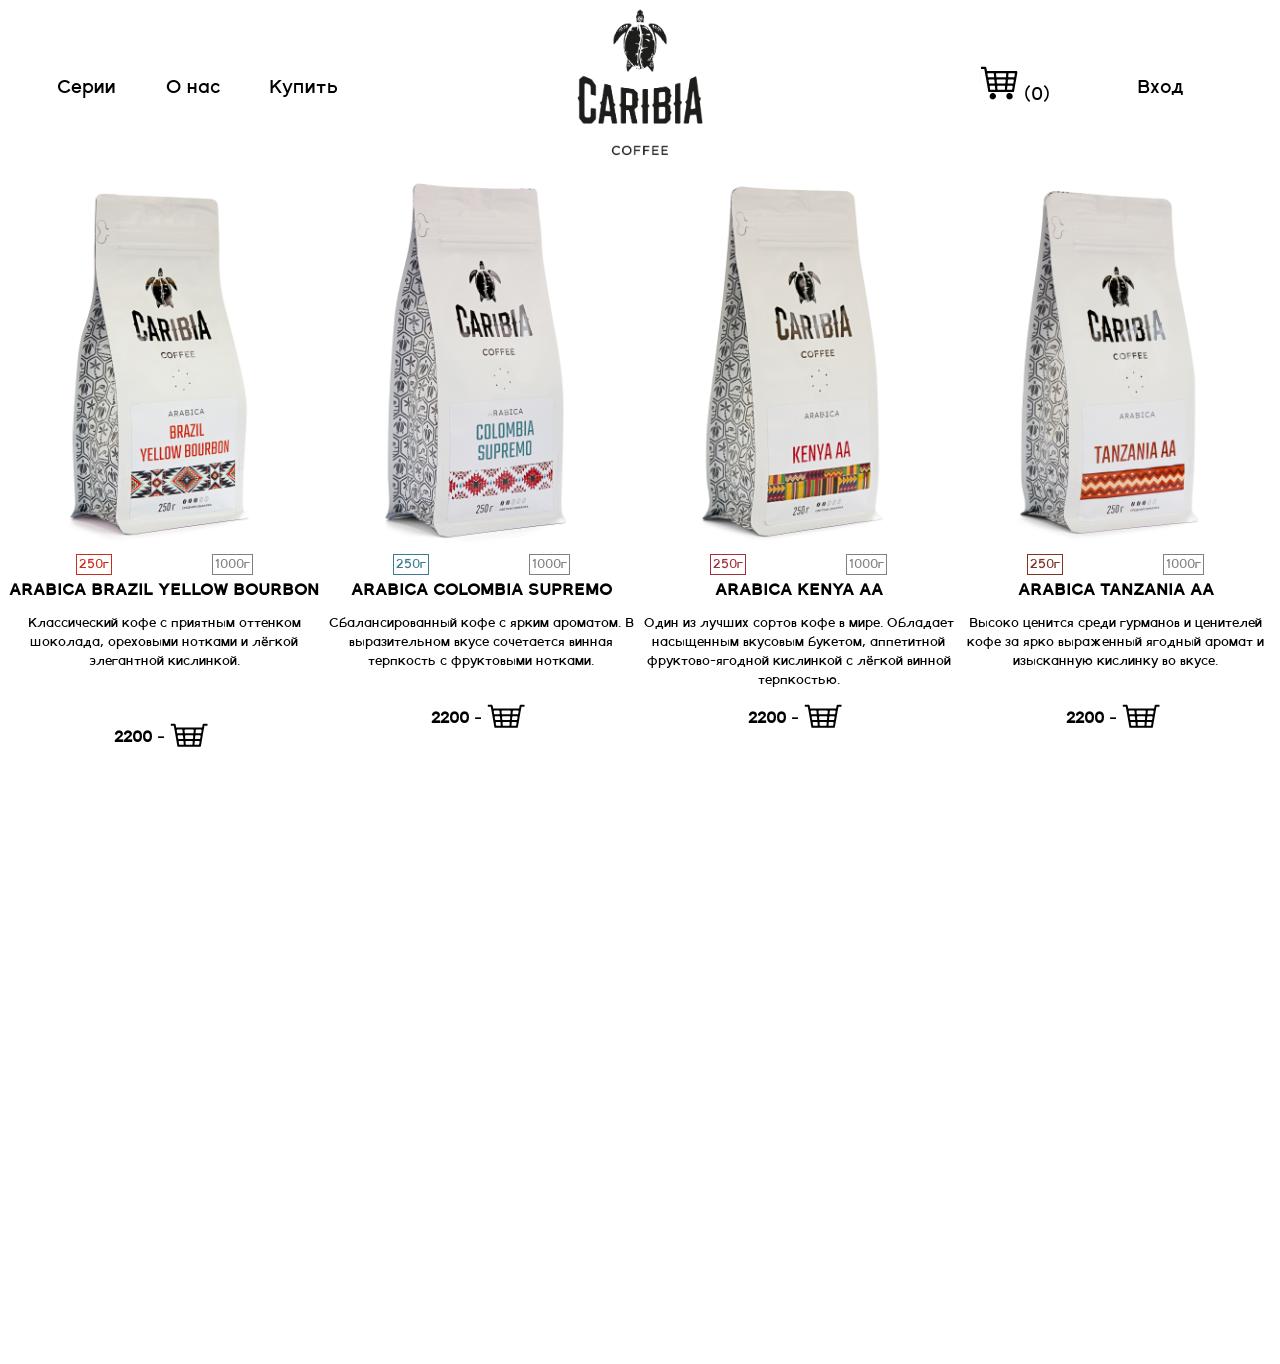
<file: main.html>
<!DOCTYPE html>
<html lang="ru">
<meta charset="utf-8">
<head>
    <link rel="stylesheet" href="stylesheet.css">
    <title>Caribia</title>
    <style>

        .product-image-wrapper {
            display: block;
            margin-left: auto;
            margin-right: auto;
            width:65%;
        }
        .product-images {
            width: 15vw;
            height: auto;
        }

        .product-title {
            margin-top: 5px;
        }

        .weights {
            alignment: center;
            /* background-color: blueviolet; */
            display: flex;
            flex-direction: row;
            justify-content: center;
            border-color: red;
        }
        .weights div {
            padding-left: 2px;
            padding-right: 2px;
            border: 1px double;
            margin-left: 50px;
            margin-right:50px;


        }
        .weights {

            font-size:  1vw;
            font-family: "SK Payidar", sans-serif;
        }

        .weights div input {
            display: none;
        }

        .product-grid {
            display: grid;
            grid-template-areas:
                    "product1 product2 product3 product4"
                    "product5 product6 product7 product8";
            grid-template-columns: 1fr 1fr 1fr 1fr;
            grid-template-rows: 1fr 1fr;
            grid-gap: 5px;
        }
        .cart {
            width: 3vw;
            height:auto;
        }

        .button-cart {
            background-color: white;
            border:none;
        }
        .button-cart:active {
            background-color: aliceblue;
        }

        .product-info {
            vertical-align: center;
            text-align:center;
            /* background-color: darkcyan;*/
            justify-content: center;
        }

        .product-info p {
            /*  background-color: blue; */
            font-size:  1vw;
            font-family: "SK Payidar", serif;
        }

        .product-price {
            margin-top:0;
            padding-top: 0;
            display: flex;
            flex-direction: row;
            justify-content: center;
        }
        h2 {
            font-size:  1.25vw;
            font-family: "SK Payidar", sans-serif;
        }

        h1 {
            margin-top: 5px;
            font-size:  1.25vw;
            font-family: "SK Payidar", serif;
        }

        .color_default {
            color: #808080;
        }
        .colombia_supremo_color_picked {
            color: #3a7d91;
        }
        .brazil_color_picked {
            color: #cb2d1d;
        }
        .kenya_color_picked {
            color: #a3313b;
        }
        .tanzania_color_picked {
            color: #7d3223;
        }

    </style>
</head>
<body>

<header>
    <div class="header">
    <nav class="header-container">
        <ul class="ul">
            <li><a><span>Серии</span></a></li>
            <li><a><span>О&nbsp;нас</span></a></li>
            <li><a><span>Купить</span></a></li>
        </ul>
    </nav>
    <div class="logo">
        <div class="logo-container">
            <a href="index.html">
                <img class="logo-photo" src="logo_text.png"  alt="CARIBIA COFFEE">
            </a>
        </div>
    </div>
    <div class="header-container">
        <ul class="ul">
            <li><a>
                 <svg class="cart_wheels"  xmlns="http://www.w3.org/2000/svg"
                      width="818.000000pt" height="730.000000pt" viewBox="0 0 818.000000 730.000000"
                      preserveAspectRatio="xMidYMid meet">

<g transform="translate(0.000000,730.000000) scale(0.100000,-0.100000)"
   fill="#000000" stroke="none">
<path d="M5 3655 c0 -1991 1 -2804 2 -1807 2 998 2 2627 0 3620 -1 994 -2 178
-2 -1813z"/>
<path d="M264 7130 c-12 -4 -31 -21 -43 -36 -19 -25 -21 -38 -21 -183 0 -137
2 -160 20 -188 11 -18 30 -35 42 -38 13 -3 151 -6 308 -7 366 -4 349 6 389
-223 11 -66 149 -847 305 -1735 157 -888 294 -1667 305 -1730 152 -876 203
-1147 224 -1177 47 -69 -193 -63 2718 -63 2614 0 2630 0 2669 20 22 11 47 34
55 50 9 17 35 142 60 278 477 2692 676 3843 673 3893 -7 100 -70 189 -162 231
l-51 23 -3128 5 -3129 5 -17 21 c-10 12 -23 55 -30 95 -67 385 -105 578 -118
603 -43 84 -112 136 -201 155 -63 13 -836 14 -868 1z m2623 -1380 c18 -10 39
-32 47 -47 9 -19 25 -149 46 -381 37 -399 37 -391 -40 -412 -27 -7 -221 -10
-598 -8 -510 3 -560 4 -589 21 -18 9 -39 30 -48 47 -17 32 -115 573 -115 634
0 57 40 119 92 145 42 21 53 21 608 21 543 0 566 -1 597 -20z m2609 1 c100
-45 107 -96 71 -487 -27 -283 -34 -311 -90 -341 -30 -17 -92 -18 -967 -18
-875 0 -937 1 -967 18 -18 9 -40 31 -49 48 -18 36 -67 537 -62 634 4 74 33
119 92 146 39 18 86 19 986 19 900 0 947 -1 986 -19z m1841 0 c51 -24 93 -89
93 -147 0 -61 -98 -602 -115 -634 -9 -17 -30 -38 -48 -47 -29 -17 -79 -18
-593 -21 -608 -3 -627 -2 -651 49 -11 22 -8 86 17 370 20 224 35 355 45 377 8
17 29 41 47 52 32 19 51 20 598 20 532 0 567 -2 607 -19z m-4379 -1320 c50
-10 99 -51 106 -90 6 -34 11 -78 41 -416 27 -302 26 -322 -21 -344 -18 -8
-181 -11 -548 -11 l-523 0 -34 23 c-20 14 -39 37 -46 58 -6 20 -34 166 -62
325 -43 244 -49 295 -40 329 17 66 67 112 137 126 52 10 938 10 990 0z m2365
0 c55 -9 92 -33 125 -81 17 -26 22 -47 22 -99 -1 -102 -46 -586 -58 -607 -6
-10 -22 -30 -37 -44 l-27 -25 -838 0 -838 0 -27 25 c-15 14 -31 33 -36 43 -12
20 -59 511 -59 608 0 52 5 73 23 99 31 47 70 72 119 81 60 9 1572 9 1631 0z
m1774 -14 c48 -26 80 -65 92 -113 9 -34 6 -68 -13 -181 -90 -519 -85 -501
-138 -533 -32 -19 -49 -20 -561 -20 l-529 0 -29 30 c-28 28 -30 34 -25 82 4
29 17 181 31 338 14 157 27 299 30 316 7 40 55 85 102 95 21 4 256 7 523 6
442 -2 488 -4 517 -20z m-3978 -1335 c61 -31 66 -53 100 -440 23 -254 29 -357
21 -372 -27 -51 -21 -50 -513 -50 -501 0 -510 1 -544 58 -26 42 -128 635 -119
685 9 47 64 110 108 124 21 7 197 11 473 12 400 1 443 -1 474 -17z m2137 -1
c42 -19 75 -57 89 -100 11 -37 7 -114 -20 -408 -26 -285 -29 -298 -88 -334
-31 -19 -52 -19 -739 -17 l-706 3 -27 25 c-15 14 -31 33 -36 42 -11 20 -59
533 -59 623 0 80 29 132 90 163 l44 22 706 0 c666 0 707 -1 746 -19z m1584 9
c41 -11 94 -61 109 -103 17 -45 13 -85 -42 -393 -34 -190 -59 -300 -71 -318
-36 -55 -45 -56 -546 -56 l-462 0 -29 30 c-29 28 -30 32 -24 97 65 732 60 703
127 736 29 15 85 17 468 17 255 0 450 -4 470 -10z"/>
<path d="M2585 1524 c-142 -30 -300 -128 -390 -242 -98 -123 -146 -266 -146
-431 1 -115 18 -189 70 -296 81 -165 219 -284 401 -347 88 -31 314 -33 400 -5
198 66 333 182 420 362 66 137 84 276 54 423 -20 96 -46 159 -100 243 -152
233 -437 350 -709 293z"/>
<path d="M6160 1525 c-256 -55 -458 -244 -526 -495 -22 -80 -24 -253 -5 -330
58 -233 227 -412 466 -496 74 -25 271 -31 355 -10 139 35 272 118 369 231 53
62 126 211 141 290 18 89 14 228 -9 317 -89 345 -444 566 -791 493z"/>
</g>
</svg>
                <span>(0)</span>
            </a></li>
            <li><a><span>Вход</span></a></li>
        </ul>
    </div>
    </div>
</header>


<div class="product-grid">
    <div class="product">
        <div class="product-image-wrapper">
            <img class="product-images" src="images/250/250_Brazil_Left.jpg" alt="Brazil Yellow Bourbon">
        </div>
        <div class="weights">
            <div class="brazil_color_picked">
                <label>
                    <input type="radio" id="250_1" name="250" >250г
                </label>
            </div>
            <div class="color_default">
                <label>
                    <input type="radio" id="1000_1" name="1000" >1000г
                </label>
            </div>
        </div>
        <div class="product-info">
            <h2 class="product-title">ARABICA BRAZIL YELLOW BOURBON</h2>
            <p>Классический кофе с приятным оттенком шоколада, ореховыми нотками и лёгкой элегантной кислинкой.
                &nbsp;&nbsp;&nbsp;&nbsp;&nbsp;&nbsp;&nbsp;&nbsp;&nbsp;&nbsp;&nbsp;&nbsp;&nbsp;&nbsp;&nbsp;&nbsp;&nbsp;&nbsp;&nbsp;&nbsp;&nbsp;&nbsp;&nbsp;&nbsp;&nbsp;&nbsp;&nbsp;&nbsp;&nbsp;&nbsp;&nbsp;&nbsp;&nbsp;&nbsp;&nbsp;&nbsp;&nbsp;&nbsp;&nbsp;&nbsp;&nbsp;&nbsp;&nbsp;&nbsp;&nbsp;&nbsp;&nbsp;&nbsp;&nbsp;&nbsp;&nbsp;&nbsp;&nbsp;&nbsp;&nbsp;&nbsp;&nbsp;&nbsp;&nbsp;&nbsp;&nbsp;&nbsp;&nbsp;&nbsp;&nbsp;&nbsp;&nbsp;&nbsp;&nbsp;&nbsp;&nbsp;&nbsp;
                &nbsp;&nbsp;&nbsp;&nbsp;&nbsp;&nbsp;

            </p>
        </div>
        <div class="product-price">
            <div class="price">
                <h1>2200 -</h1>
            </div>
            <div class="add-cart">
                <button class="button-cart"  type="button"><svg class="cart" xmlns="http://www.w3.org/2000/svg"
                                                               width="900.000000pt" height="580.000000pt" viewBox="0 0 900.000000 580.000000"
                                                               preserveAspectRatio="xMidYMid meet">

                    <g transform="translate(0.000000,580.000000) scale(0.100000,-0.100000)"
                       fill="#000000" stroke="none">
                        <path d="M5 2920 c0 -1570 1 -2213 2 -1427 2 785 2 2069 0 2855 -1 785 -2 142
-2 -1428z"/>
                        <path d="M206 5580 c-26 -31 -26 -33 -26 -195 0 -161 0 -164 25 -194 l26 -30
297 -3 c323 -3 330 -4 367 -61 9 -14 118 -609 276 -1503 587 -3332 576 -3271
598 -3303 47 -66 -173 -61 2724 -61 2476 0 2624 1 2656 18 19 9 43 29 54 44
24 32 11 -33 203 1053 85 484 184 1044 219 1245 124 698 386 2186 411 2329 27
156 40 192 81 218 24 16 60 18 318 21 205 2 297 6 314 15 41 20 51 64 51 212
0 146 -11 194 -49 215 -15 7 -154 10 -474 8 l-452 -3 -47 -27 c-58 -35 -104
-89 -123 -148 -8 -25 -37 -175 -65 -335 -54 -307 -62 -340 -91 -355 -11 -6
-1116 -10 -3016 -10 -2963 0 -2999 0 -3020 20 -25 22 -19 -3 -84 365 -28 160
-58 308 -68 330 -25 56 -65 101 -120 133 l-46 27 -456 3 -457 3 -26 -31z
m2648 -1345 c37 -18 62 -55 70 -105 10 -58 56 -589 56 -646 0 -66 -20 -90 -82
-99 -24 -3 -291 -5 -593 -3 -603 3 -580 1 -621 62 -18 28 -116 556 -116 631
-1 78 32 129 102 159 53 23 1136 23 1184 1z m2609 1 c44 -18 95 -78 103 -121
10 -54 -44 -622 -63 -662 -34 -72 29 -68 -1018 -68 -882 0 -943 1 -968 18 -56
36 -59 49 -89 376 -31 327 -30 350 14 406 12 15 40 36 62 46 39 18 88 19 984
19 769 0 949 -2 975 -14z m1843 -5 c70 -32 111 -105 100 -181 -21 -148 -101
-571 -113 -598 -33 -69 -12 -67 -665 -67 l-586 0 -26 24 c-33 31 -33 24 4 428
32 351 34 357 93 393 31 19 54 20 592 20 524 0 563 -2 601 -19z m-4327 -1335
c57 -30 61 -45 92 -380 37 -400 37 -418 2 -446 -26 -20 -31 -20 -564 -18
l-538 3 -29 28 c-36 35 -38 42 -98 383 -31 180 -45 283 -40 307 9 48 44 96 86
118 32 18 68 19 548 19 428 0 518 -2 541 -14z m2386 -9 c47 -26 85 -92 85
-148 0 -68 -50 -588 -59 -611 -5 -13 -21 -34 -36 -48 l-27 -25 -831 -3 c-821
-2 -832 -2 -865 18 -18 11 -39 35 -46 53 -21 50 -69 618 -57 665 10 36 54 87
96 110 14 8 268 11 860 12 l840 0 40 -23z m1709 9 c51 -21 89 -78 93 -139 5
-57 -86 -592 -108 -640 -7 -15 -27 -36 -44 -47 -31 -19 -52 -20 -564 -20
l-532 0 -24 25 c-15 14 -25 36 -25 53 0 16 13 178 30 361 32 353 36 371 89
404 23 15 82 16 539 17 416 0 519 -3 546 -14z m-3985 -1334 c69 -34 70 -38
102 -388 37 -409 37 -426 2 -454 -26 -20 -32 -21 -504 -18 l-477 3 -27 25
c-15 14 -31 32 -35 41 -13 24 -110 584 -110 635 0 78 47 142 119 164 14 5 222
9 461 9 395 1 438 -1 469 -17z m2116 7 c53 -15 111 -74 121 -123 10 -56 -43
-642 -62 -678 -8 -16 -29 -38 -47 -48 -31 -19 -55 -20 -727 -20 -656 0 -697 1
-730 18 -59 32 -65 57 -95 399 -27 311 -27 311 -7 355 23 52 48 75 99 94 50
17 1384 20 1448 3z m1610 0 c51 -14 100 -65 114 -117 10 -34 8 -64 -9 -164
-58 -343 -92 -511 -107 -535 -34 -52 -45 -53 -548 -53 l-466 0 -24 25 c-16 15
-25 36 -25 55 0 17 14 182 30 366 34 383 39 401 117 424 43 13 870 12 918 -1z"/>
                    </g>
                </svg></button>
            </div>
        </div>
    </div>

    <div class="product">
        <div class="product-image-wrapper">
            <img class="product-images" src="images/250/250_ColombiaSupremo_Left.jpg" alt="Brazil Yellow Bourbon">
        </div>
        <div class="weights">
            <div class="colombia_supremo_color_picked">
                <label>
                    <input type="radio" id="250_2" name="250" >250г
                </label>
            </div>
            <div class="color_default">
                <label>
                    <input type="radio" id="1000_2" name="1000" >1000г
                </label>
            </div>
        </div>
        <div class="product-info">
            <h2 class="product-title">ARABICA COLOMBIA SUPREMO</h2>
            <p>Сбалансированный кофе с ярким ароматом. В выразительном вкусе сочетается винная терпкость с фруктовыми нотками.
                &nbsp;&nbsp;&nbsp;&nbsp;&nbsp;&nbsp;&nbsp;&nbsp;&nbsp;&nbsp;&nbsp;&nbsp;&nbsp;&nbsp;&nbsp;&nbsp;&nbsp;&nbsp;&nbsp;&nbsp;&nbsp;&nbsp;&nbsp;&nbsp;
            </p>
        </div>
        <div class="product-price">
            <div class="price">
                <h1>2200 -</h1>
            </div>
            <div class="add-cart">
                <button class="button-cart"  type="button"><svg class="cart" xmlns="http://www.w3.org/2000/svg"
                                                                width="900.000000pt" height="580.000000pt" viewBox="0 0 900.000000 580.000000"
                                                                preserveAspectRatio="xMidYMid meet">

                    <g transform="translate(0.000000,580.000000) scale(0.100000,-0.100000)"
                       fill="#000000" stroke="none">
                        <path d="M5 2920 c0 -1570 1 -2213 2 -1427 2 785 2 2069 0 2855 -1 785 -2 142
-2 -1428z"/>
                        <path d="M206 5580 c-26 -31 -26 -33 -26 -195 0 -161 0 -164 25 -194 l26 -30
297 -3 c323 -3 330 -4 367 -61 9 -14 118 -609 276 -1503 587 -3332 576 -3271
598 -3303 47 -66 -173 -61 2724 -61 2476 0 2624 1 2656 18 19 9 43 29 54 44
24 32 11 -33 203 1053 85 484 184 1044 219 1245 124 698 386 2186 411 2329 27
156 40 192 81 218 24 16 60 18 318 21 205 2 297 6 314 15 41 20 51 64 51 212
0 146 -11 194 -49 215 -15 7 -154 10 -474 8 l-452 -3 -47 -27 c-58 -35 -104
-89 -123 -148 -8 -25 -37 -175 -65 -335 -54 -307 -62 -340 -91 -355 -11 -6
-1116 -10 -3016 -10 -2963 0 -2999 0 -3020 20 -25 22 -19 -3 -84 365 -28 160
-58 308 -68 330 -25 56 -65 101 -120 133 l-46 27 -456 3 -457 3 -26 -31z
m2648 -1345 c37 -18 62 -55 70 -105 10 -58 56 -589 56 -646 0 -66 -20 -90 -82
-99 -24 -3 -291 -5 -593 -3 -603 3 -580 1 -621 62 -18 28 -116 556 -116 631
-1 78 32 129 102 159 53 23 1136 23 1184 1z m2609 1 c44 -18 95 -78 103 -121
10 -54 -44 -622 -63 -662 -34 -72 29 -68 -1018 -68 -882 0 -943 1 -968 18 -56
36 -59 49 -89 376 -31 327 -30 350 14 406 12 15 40 36 62 46 39 18 88 19 984
19 769 0 949 -2 975 -14z m1843 -5 c70 -32 111 -105 100 -181 -21 -148 -101
-571 -113 -598 -33 -69 -12 -67 -665 -67 l-586 0 -26 24 c-33 31 -33 24 4 428
32 351 34 357 93 393 31 19 54 20 592 20 524 0 563 -2 601 -19z m-4327 -1335
c57 -30 61 -45 92 -380 37 -400 37 -418 2 -446 -26 -20 -31 -20 -564 -18
l-538 3 -29 28 c-36 35 -38 42 -98 383 -31 180 -45 283 -40 307 9 48 44 96 86
118 32 18 68 19 548 19 428 0 518 -2 541 -14z m2386 -9 c47 -26 85 -92 85
-148 0 -68 -50 -588 -59 -611 -5 -13 -21 -34 -36 -48 l-27 -25 -831 -3 c-821
-2 -832 -2 -865 18 -18 11 -39 35 -46 53 -21 50 -69 618 -57 665 10 36 54 87
96 110 14 8 268 11 860 12 l840 0 40 -23z m1709 9 c51 -21 89 -78 93 -139 5
-57 -86 -592 -108 -640 -7 -15 -27 -36 -44 -47 -31 -19 -52 -20 -564 -20
l-532 0 -24 25 c-15 14 -25 36 -25 53 0 16 13 178 30 361 32 353 36 371 89
404 23 15 82 16 539 17 416 0 519 -3 546 -14z m-3985 -1334 c69 -34 70 -38
102 -388 37 -409 37 -426 2 -454 -26 -20 -32 -21 -504 -18 l-477 3 -27 25
c-15 14 -31 32 -35 41 -13 24 -110 584 -110 635 0 78 47 142 119 164 14 5 222
9 461 9 395 1 438 -1 469 -17z m2116 7 c53 -15 111 -74 121 -123 10 -56 -43
-642 -62 -678 -8 -16 -29 -38 -47 -48 -31 -19 -55 -20 -727 -20 -656 0 -697 1
-730 18 -59 32 -65 57 -95 399 -27 311 -27 311 -7 355 23 52 48 75 99 94 50
17 1384 20 1448 3z m1610 0 c51 -14 100 -65 114 -117 10 -34 8 -64 -9 -164
-58 -343 -92 -511 -107 -535 -34 -52 -45 -53 -548 -53 l-466 0 -24 25 c-16 15
-25 36 -25 55 0 17 14 182 30 366 34 383 39 401 117 424 43 13 870 12 918 -1z"/>
                    </g>
                </svg></button>
            </div>
        </div>
    </div>

    <div class="product">
        <div class="product-image-wrapper">
            <img class="product-images" src="images/250/250_Kenya_Left.jpg" alt="Brazil Yellow Bourbon">
        </div>
        <div class="weights">
            <div class="kenya_color_picked">
                <label>
                    <input type="radio" id="250_3" name="250" >250г
                </label>
            </div>
            <div class="color_default">
                <label>
                    <input type="radio" id="1000_3" name="1000" >1000г
                </label>
            </div>
        </div>
        <div class="product-info">
            <h2 class="product-title">ARABICA KENYA AA</h2>
            <p>Один из лучших сортов кофе в мире. Обладает насыщенным вкусовым букетом, аппетитной фруктово-ягодной кислинкой с лёгкой винной терпкостью.</p>
        </div>
        <div class="product-price">
            <div class="price">
                <h1>2200 -</h1>
            </div>
            <div class="add-cart">
                <button class="button-cart"  type="button"><svg class="cart" xmlns="http://www.w3.org/2000/svg"
                                                                width="900.000000pt" height="580.000000pt" viewBox="0 0 900.000000 580.000000"
                                                                preserveAspectRatio="xMidYMid meet">

                    <g transform="translate(0.000000,580.000000) scale(0.100000,-0.100000)"
                       fill="#000000" stroke="none">
                        <path d="M5 2920 c0 -1570 1 -2213 2 -1427 2 785 2 2069 0 2855 -1 785 -2 142
-2 -1428z"/>
                        <path d="M206 5580 c-26 -31 -26 -33 -26 -195 0 -161 0 -164 25 -194 l26 -30
297 -3 c323 -3 330 -4 367 -61 9 -14 118 -609 276 -1503 587 -3332 576 -3271
598 -3303 47 -66 -173 -61 2724 -61 2476 0 2624 1 2656 18 19 9 43 29 54 44
24 32 11 -33 203 1053 85 484 184 1044 219 1245 124 698 386 2186 411 2329 27
156 40 192 81 218 24 16 60 18 318 21 205 2 297 6 314 15 41 20 51 64 51 212
0 146 -11 194 -49 215 -15 7 -154 10 -474 8 l-452 -3 -47 -27 c-58 -35 -104
-89 -123 -148 -8 -25 -37 -175 -65 -335 -54 -307 -62 -340 -91 -355 -11 -6
-1116 -10 -3016 -10 -2963 0 -2999 0 -3020 20 -25 22 -19 -3 -84 365 -28 160
-58 308 -68 330 -25 56 -65 101 -120 133 l-46 27 -456 3 -457 3 -26 -31z
m2648 -1345 c37 -18 62 -55 70 -105 10 -58 56 -589 56 -646 0 -66 -20 -90 -82
-99 -24 -3 -291 -5 -593 -3 -603 3 -580 1 -621 62 -18 28 -116 556 -116 631
-1 78 32 129 102 159 53 23 1136 23 1184 1z m2609 1 c44 -18 95 -78 103 -121
10 -54 -44 -622 -63 -662 -34 -72 29 -68 -1018 -68 -882 0 -943 1 -968 18 -56
36 -59 49 -89 376 -31 327 -30 350 14 406 12 15 40 36 62 46 39 18 88 19 984
19 769 0 949 -2 975 -14z m1843 -5 c70 -32 111 -105 100 -181 -21 -148 -101
-571 -113 -598 -33 -69 -12 -67 -665 -67 l-586 0 -26 24 c-33 31 -33 24 4 428
32 351 34 357 93 393 31 19 54 20 592 20 524 0 563 -2 601 -19z m-4327 -1335
c57 -30 61 -45 92 -380 37 -400 37 -418 2 -446 -26 -20 -31 -20 -564 -18
l-538 3 -29 28 c-36 35 -38 42 -98 383 -31 180 -45 283 -40 307 9 48 44 96 86
118 32 18 68 19 548 19 428 0 518 -2 541 -14z m2386 -9 c47 -26 85 -92 85
-148 0 -68 -50 -588 -59 -611 -5 -13 -21 -34 -36 -48 l-27 -25 -831 -3 c-821
-2 -832 -2 -865 18 -18 11 -39 35 -46 53 -21 50 -69 618 -57 665 10 36 54 87
96 110 14 8 268 11 860 12 l840 0 40 -23z m1709 9 c51 -21 89 -78 93 -139 5
-57 -86 -592 -108 -640 -7 -15 -27 -36 -44 -47 -31 -19 -52 -20 -564 -20
l-532 0 -24 25 c-15 14 -25 36 -25 53 0 16 13 178 30 361 32 353 36 371 89
404 23 15 82 16 539 17 416 0 519 -3 546 -14z m-3985 -1334 c69 -34 70 -38
102 -388 37 -409 37 -426 2 -454 -26 -20 -32 -21 -504 -18 l-477 3 -27 25
c-15 14 -31 32 -35 41 -13 24 -110 584 -110 635 0 78 47 142 119 164 14 5 222
9 461 9 395 1 438 -1 469 -17z m2116 7 c53 -15 111 -74 121 -123 10 -56 -43
-642 -62 -678 -8 -16 -29 -38 -47 -48 -31 -19 -55 -20 -727 -20 -656 0 -697 1
-730 18 -59 32 -65 57 -95 399 -27 311 -27 311 -7 355 23 52 48 75 99 94 50
17 1384 20 1448 3z m1610 0 c51 -14 100 -65 114 -117 10 -34 8 -64 -9 -164
-58 -343 -92 -511 -107 -535 -34 -52 -45 -53 -548 -53 l-466 0 -24 25 c-16 15
-25 36 -25 55 0 17 14 182 30 366 34 383 39 401 117 424 43 13 870 12 918 -1z"/>
                    </g>
                </svg></button>
            </div>
        </div>
    </div>

    <div class="product">
        <div class="product-image-wrapper">
            <img class="product-images" src="images/250/250_Tanzania_Left.jpg" alt="Brazil Yellow Bourbon">
        </div>
        <div class="weights">
            <div class="tanzania_color_picked">
                <label>
                    <input type="radio" id="250_4" name="250" >250г
                </label>
            </div>
            <div class="color_default">
                <label>
                    <input type="radio" id="1000_4" name="1000" >1000г
                </label>
            </div>
        </div>
        <div class="product-info">
            <h2 class="product-title">ARABICA TANZANIA AA</h2>
            <p>Высоко ценится среди гурманов и ценителей кофе за ярко выраженный ягодный аромат и изысканную кислинку во вкусе.
                &nbsp;&nbsp;&nbsp;&nbsp;&nbsp;&nbsp;&nbsp;&nbsp;&nbsp;&nbsp;&nbsp;&nbsp;&nbsp;&nbsp;&nbsp;&nbsp;&nbsp;&nbsp;&nbsp;&nbsp;&nbsp;&nbsp;&nbsp;&nbsp;&nbsp;&nbsp;&nbsp;&nbsp;&nbsp;&nbsp;&nbsp;&nbsp;&nbsp;&nbsp;&nbsp;
                &nbsp;&nbsp;&nbsp;&nbsp;&nbsp;&nbsp;&nbsp;&nbsp;&nbsp;&nbsp;&nbsp;&nbsp;
            </p>
        </div>
        <div class="product-price">
            <div class="price">
                <h1>2200 -</h1>
            </div>
            <div class="add-cart">
                <button class="button-cart"  type="button"><svg class="cart" xmlns="http://www.w3.org/2000/svg"
                                                                width="900.000000pt" height="580.000000pt" viewBox="0 0 900.000000 580.000000"
                                                                preserveAspectRatio="xMidYMid meet">

                    <g transform="translate(0.000000,580.000000) scale(0.100000,-0.100000)"
                       fill="#000000" stroke="none">
                        <path d="M5 2920 c0 -1570 1 -2213 2 -1427 2 785 2 2069 0 2855 -1 785 -2 142
-2 -1428z"/>
                        <path d="M206 5580 c-26 -31 -26 -33 -26 -195 0 -161 0 -164 25 -194 l26 -30
297 -3 c323 -3 330 -4 367 -61 9 -14 118 -609 276 -1503 587 -3332 576 -3271
598 -3303 47 -66 -173 -61 2724 -61 2476 0 2624 1 2656 18 19 9 43 29 54 44
24 32 11 -33 203 1053 85 484 184 1044 219 1245 124 698 386 2186 411 2329 27
156 40 192 81 218 24 16 60 18 318 21 205 2 297 6 314 15 41 20 51 64 51 212
0 146 -11 194 -49 215 -15 7 -154 10 -474 8 l-452 -3 -47 -27 c-58 -35 -104
-89 -123 -148 -8 -25 -37 -175 -65 -335 -54 -307 -62 -340 -91 -355 -11 -6
-1116 -10 -3016 -10 -2963 0 -2999 0 -3020 20 -25 22 -19 -3 -84 365 -28 160
-58 308 -68 330 -25 56 -65 101 -120 133 l-46 27 -456 3 -457 3 -26 -31z
m2648 -1345 c37 -18 62 -55 70 -105 10 -58 56 -589 56 -646 0 -66 -20 -90 -82
-99 -24 -3 -291 -5 -593 -3 -603 3 -580 1 -621 62 -18 28 -116 556 -116 631
-1 78 32 129 102 159 53 23 1136 23 1184 1z m2609 1 c44 -18 95 -78 103 -121
10 -54 -44 -622 -63 -662 -34 -72 29 -68 -1018 -68 -882 0 -943 1 -968 18 -56
36 -59 49 -89 376 -31 327 -30 350 14 406 12 15 40 36 62 46 39 18 88 19 984
19 769 0 949 -2 975 -14z m1843 -5 c70 -32 111 -105 100 -181 -21 -148 -101
-571 -113 -598 -33 -69 -12 -67 -665 -67 l-586 0 -26 24 c-33 31 -33 24 4 428
32 351 34 357 93 393 31 19 54 20 592 20 524 0 563 -2 601 -19z m-4327 -1335
c57 -30 61 -45 92 -380 37 -400 37 -418 2 -446 -26 -20 -31 -20 -564 -18
l-538 3 -29 28 c-36 35 -38 42 -98 383 -31 180 -45 283 -40 307 9 48 44 96 86
118 32 18 68 19 548 19 428 0 518 -2 541 -14z m2386 -9 c47 -26 85 -92 85
-148 0 -68 -50 -588 -59 -611 -5 -13 -21 -34 -36 -48 l-27 -25 -831 -3 c-821
-2 -832 -2 -865 18 -18 11 -39 35 -46 53 -21 50 -69 618 -57 665 10 36 54 87
96 110 14 8 268 11 860 12 l840 0 40 -23z m1709 9 c51 -21 89 -78 93 -139 5
-57 -86 -592 -108 -640 -7 -15 -27 -36 -44 -47 -31 -19 -52 -20 -564 -20
l-532 0 -24 25 c-15 14 -25 36 -25 53 0 16 13 178 30 361 32 353 36 371 89
404 23 15 82 16 539 17 416 0 519 -3 546 -14z m-3985 -1334 c69 -34 70 -38
102 -388 37 -409 37 -426 2 -454 -26 -20 -32 -21 -504 -18 l-477 3 -27 25
c-15 14 -31 32 -35 41 -13 24 -110 584 -110 635 0 78 47 142 119 164 14 5 222
9 461 9 395 1 438 -1 469 -17z m2116 7 c53 -15 111 -74 121 -123 10 -56 -43
-642 -62 -678 -8 -16 -29 -38 -47 -48 -31 -19 -55 -20 -727 -20 -656 0 -697 1
-730 18 -59 32 -65 57 -95 399 -27 311 -27 311 -7 355 23 52 48 75 99 94 50
17 1384 20 1448 3z m1610 0 c51 -14 100 -65 114 -117 10 -34 8 -64 -9 -164
-58 -343 -92 -511 -107 -535 -34 -52 -45 -53 -548 -53 l-466 0 -24 25 c-16 15
-25 36 -25 55 0 17 14 182 30 366 34 383 39 401 117 424 43 13 870 12 918 -1z"/>
                    </g>
                </svg></button>
            </div>
        </div>
    </div>

</div>

</body>
</html>
</file>
<file: iphone.css>
.body {
    margin-left: 6px;
}
.header {
    box-shadow:  0 2px black;
}




.header-mobile {
    display: flex;
    width: 100%;
}

/* ______________________________________NAVBAR */

.menu {
    display: flex;
    flex-direction: row;
    width: 40%;
}












/*  __________________________________ LOGO */
.logo {
    display: flex;
    flex-direction: row;
    width: 20%;
    justify-content: center;
}

.logo-container {
    margin: 0;
}

.logo-photo {
    width: 60px;
}



/* ______________________________________ */
.header-container {
    display: flex;
    flex-direction: row;
    width: 40%;
}

.header-container ul {
    width: 100%;
    display: flex;
    flex-direction: row;
    justify-content: flex-end;
    list-style-type: none;
    padding-left: 0;
}

.header-container ul li {
    /*background-color: cornflowerblue;*/
    display: flex;
    align-items: center;
    font-family: "SK Payidar", serif;
}
.header-container ul li a span{
    vertical-align: center;
    font-size:  14px;
    font-family: "SK Payidar", serif;

}

.cart_wheels {
    width: 30px;
    height:auto;
}

@font-face {
    font-family: SK Payidar;
    src: url("fonts/Salih Kizilkaya - SK Payidar Medium.ttf") format("opentype");
}






.product-image-wrapper {
    display: block;



}
.product-image {
    display: flex;
    justify-content: center;
}
.product-images {
    margin-top: 2px;
    height: 200px;
    width: auto;

}

.product-title {
    margin-top: 5px;
}

.weights {
    display: flex;
    flex-direction: row;
    justify-content: center;
    border-color: red;

    font-size:  12px;
    font-family: "SK Payidar", sans-serif;
}
.weights div {
    padding-left: 2px;
    padding-right: 2px;
    border: 1px double;
    margin-left: 20px;
    margin-right:20px;


}
.weights div input {
    display: none;
}

.product-grid {
    display: grid;
    grid-template-areas:
                    "product1 product2"
                    "product3 product4"
                    "product5 product6"
                    "product7 product8";
    grid-template-columns: 50% 50%;
    grid-template-rows: 1fr 1fr 1fr 1fr;
    grid-gap: 0;
}
.cart {
    width: auto;
    height: 24px;
}

.button-cart {
    background-color: white;
    border:none;
}
.button-cart:active {
    background-color: aliceblue;
}

.product-info {
    vertical-align: center;
    text-align:center;
    /* background-color: darkcyan;*/
    justify-content: center;
}

.product-info p {
    /*  background-color: blue; */
    font-size:  10px;
    font-family: "SK Payidar", serif;
}

.product-price {
    margin-top:0;
    padding-top: 0;
    display: flex;
    flex-direction: row;
    justify-content: center;
}


h2 {
    font-size:  12px;
    font-family: "SK Payidar", sans-serif;
}

h1 {
    margin-top: 5px;
    font-size:  12px;
    font-family: "SK Payidar", serif;
}

.color_default {
    border-radius: 5px;
    color: #808080;
}
.colombia_supremo_color_picked {
    border-radius: 5px;
    color: #3a7d91;
    background-color: #3a7d91;
}

.colombia_supremo_color_picked span {
    margin: 0;
    color: antiquewhite;
}

.brazil_color_picked {
    border-radius: 5px;
    color: #cb2d1d;
    background-color: #cb2d1d;
}
.brazil_color_picked span {
    margin: 0;
    color: antiquewhite;
}
.kenya_color_picked {
    border-radius: 5px;
    color: #a3313b;
    background-color: #a3313b;
}

.kenya_color_picked span {
    margin: 0;
    color: antiquewhite;
}

.tanzania_color_picked {
    border-radius: 5px;
    color: #7d3223;
    background-color: #7d3223;
}

.tanzania_color_picked span {
    margin: 0;
    color: antiquewhite;
}
</file>
<file: hamburger.css>
/* -----------------------------------------------------________________________________-*/

.navigation {
    display: flex;
    flex-direction: row;
    width: 40%;
    align-items: center;
}


body
{
    color: black;
    font-family: "SK Payidar", serif;
}

#menuToggle
{
    display: block;



    z-index: 1;

    -webkit-user-select: none;
    user-select: none;
}

#menuToggle a
{
    text-decoration: none;
    color: #232323;

    transition: color 0.3s ease;
}

#menuToggle a:hover
{
    color: tomato;
}


#menuToggle input
{
    margin-top: 30px;
    display: block;
    width: 40px;
    height: 32px;
    position: absolute;
    margin-left: 10px;
    top: -7px;
    left: -5px;

    cursor: pointer;

    opacity: 0; /* hide this */
    z-index: 2; /* and place it over the hamburger */

    -webkit-touch-callout: none;
}

/*
 * Just a quick hamburger
 */
#menuToggle span
{
    display: block;
    width: 25px;
    height: 2px;
    margin-bottom: 5px;
    position: relative;

    background: black;
    border-radius: 2px;

    z-index: 1;

    transform-origin: 4px 0;

    transition: transform 0.5s cubic-bezier(0.77,0.2,0.05,1.0),
    background 0.5s cubic-bezier(0.77,0.2,0.05,1.0),
    opacity 0.55s ease;
}

#menuToggle span:first-child
{
    transform-origin: 0 0;
}

#menuToggle span:nth-last-child(2)
{
    transform-origin: 0 100%;
}

/*
 * Transform all the slices of hamburger
 * into a crossmark.
 */
#menuToggle input:checked ~ span
{
    opacity: 1;
    transform: rotate(45deg) translate(-2px, -1px);
    background: #232323;
}

/*
 * But let's hide the middle one.
 */
#menuToggle input:checked ~ span:nth-last-child(3)
{
    opacity: 0;
    transform: rotate(0deg) scale(0.2, 0.2);
}

/*
 * Ohyeah and the last one should go the other direction
 */
#menuToggle input:checked ~ span:nth-last-child(2)
{
    transform: rotate(-45deg) translate(0, -1px);
}

/*
 * Make this absolute positioned
 * at the top left of the screen
 */
#menu
{
    position: absolute;
    width: 300px;
    margin: -100px 0 0 -50px;
    padding: 50px;
    padding-top: 125px;

    background: #ededed;
    list-style-type: none;
    -webkit-font-smoothing: antialiased;
    /* to stop flickering of text in safari */

    transform-origin: 0 0;
    transform: translate(-100%, 0);

    transition: transform 0.5s cubic-bezier(0.77,0.2,0.05,1.0);
}

#menu li
{
    padding: 10px 0;
    font-size: 22px;
}

/*
 * And let's slide it in from the left
 */
#menuToggle input:checked ~ ul
{
    transform: none;
}


@font-face {
    font-family: SK Payidar;
    src: url("fonts/Salih Kizilkaya - SK Payidar Medium.ttf") format("opentype");
}


/* -----------------------------------------------------________________________________-*/
</file>
<file: stylesheet.css>
.header {
     /*background-color: red;*/
     display: flex;
     width: 100%;
 }
.header-container {
    /*background-color: blue;*/
    display: flex;
    flex-direction: row;
    width: 30%;
}
.ul {
    /*background-color: coral;*/
    width: 100%;
    display: flex;
    flex-direction: row;
    justify-content: space-evenly;
    list-style-type: none;
    padding-left: 0;
}
.ul li {
    /*background-color: cornflowerblue;*/
    display: flex;
    align-items: center;
    font-family: "SK Payidar", serif;
}
.ul li a span{
    /*background-color: white;*/
    vertical-align: center;
    font-size:  1.5vw;
    font-family: "SK Payidar", serif;

}
.logo {
    /*background-color: aqua;*/
    display: flex;
    flex-direction: row;
    width: 40%;
}
.logo-container {
    /*background-color: chocolate;*/
    display: block;
    margin: auto;
}
@font-face {
    font-family: SK Payidar;
    src: url("fonts/Salih Kizilkaya - SK Payidar Medium.ttf") format("opentype");
}
.logo-photo {
    width: 12vw;
    height: auto;
}
.cart_wheels {
    width: 3vw;
    height:auto;
}
</file>
